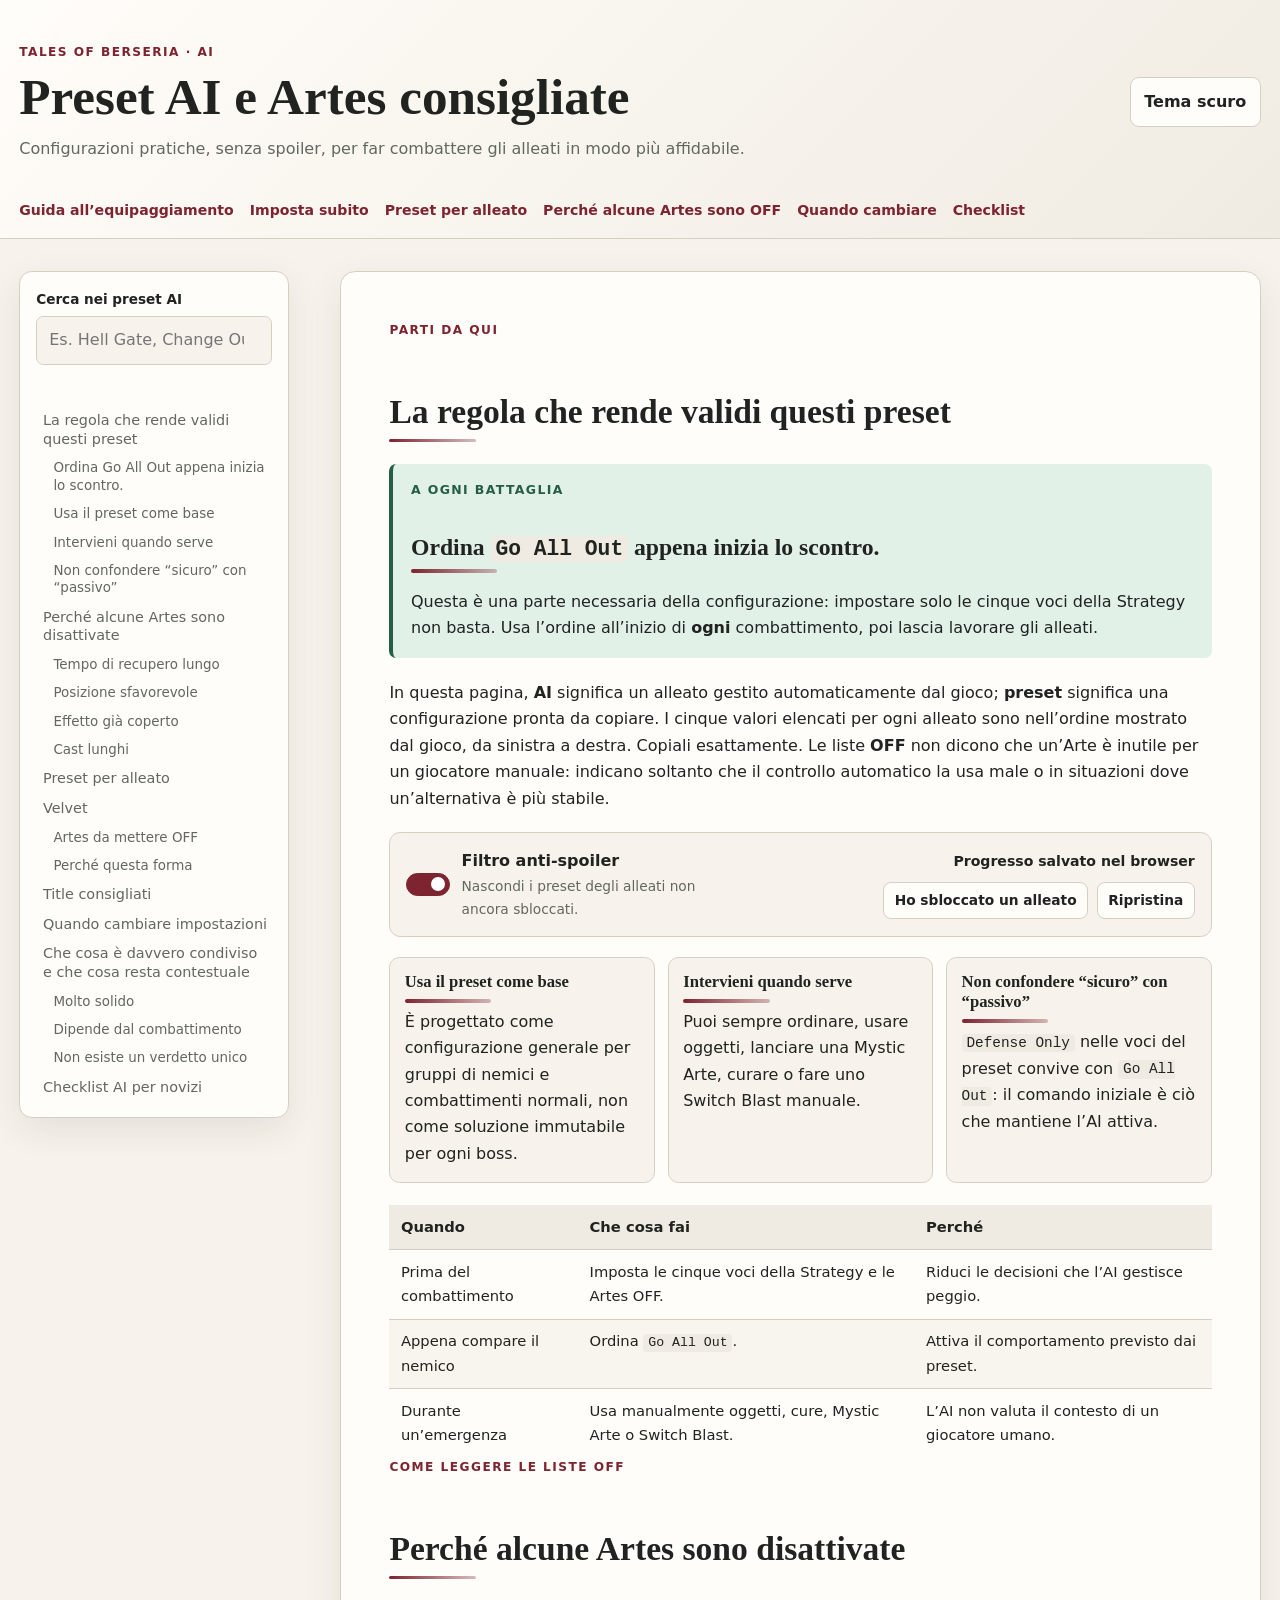
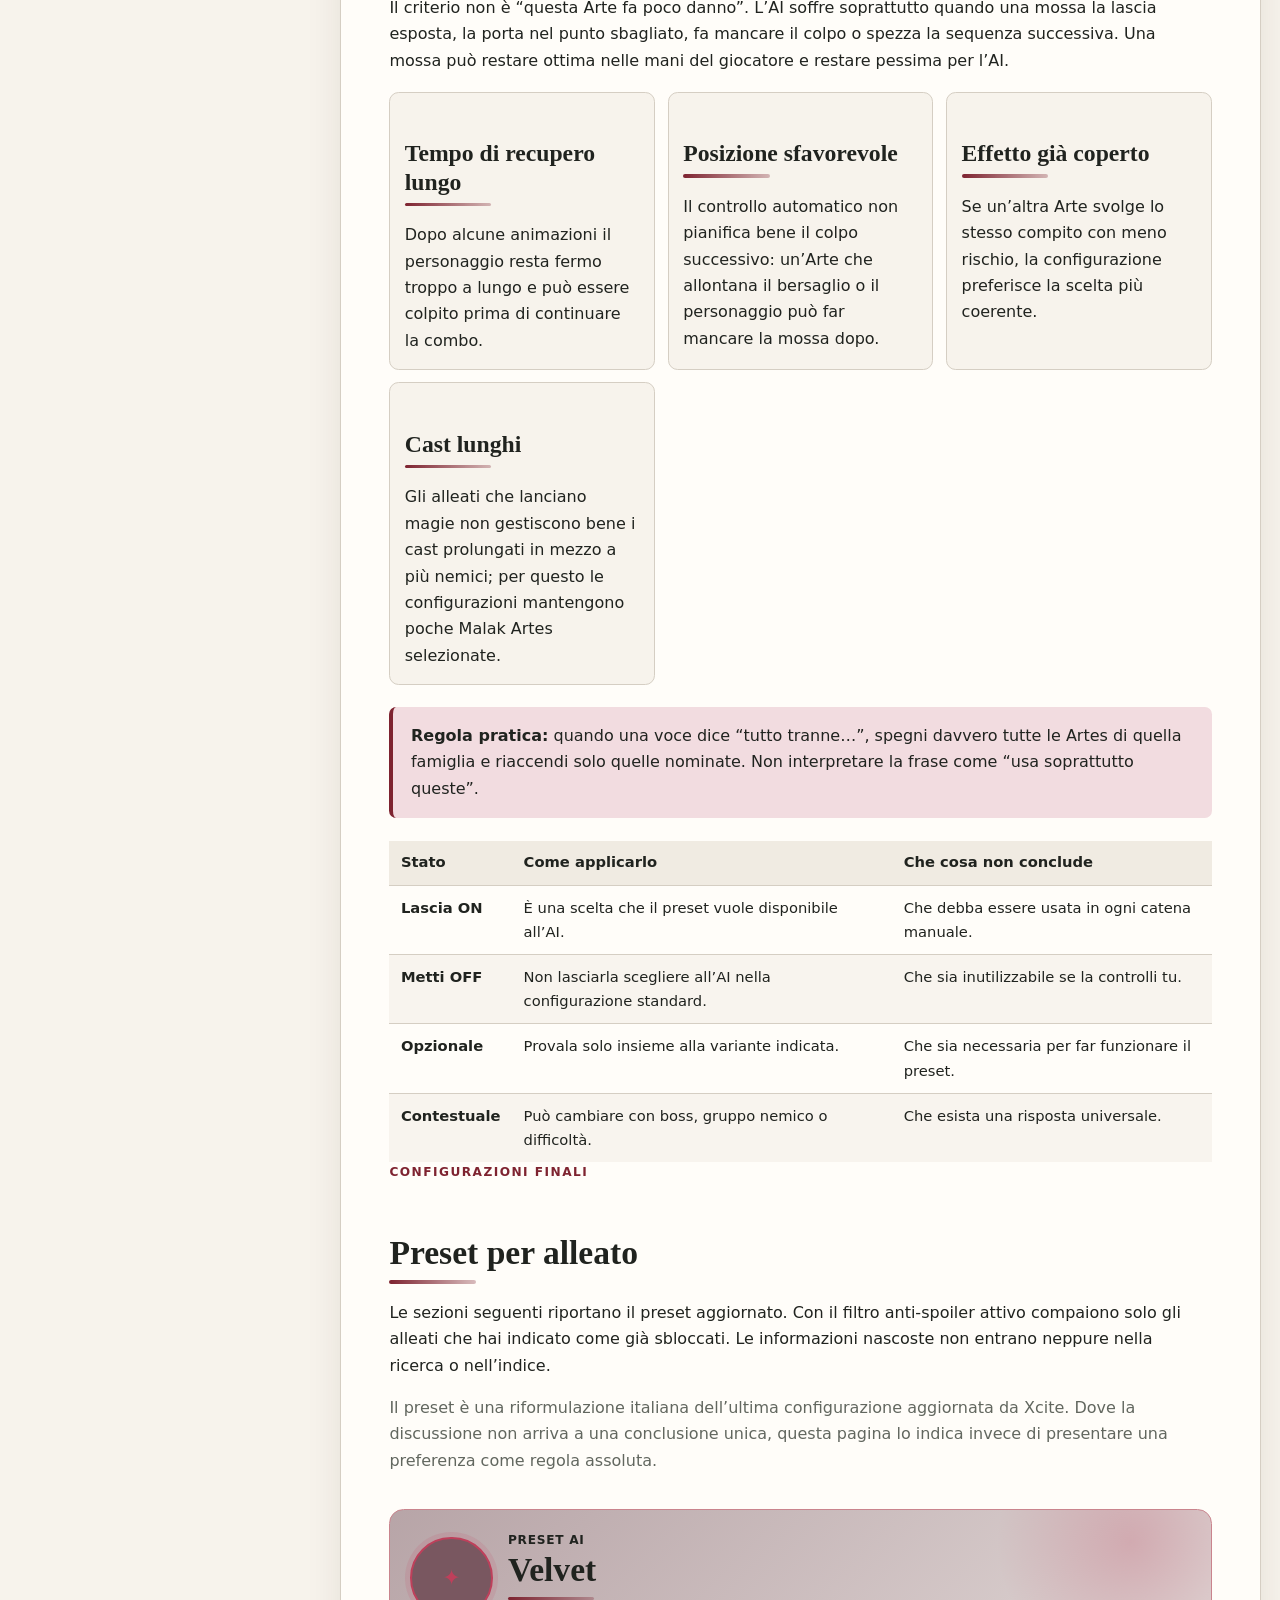
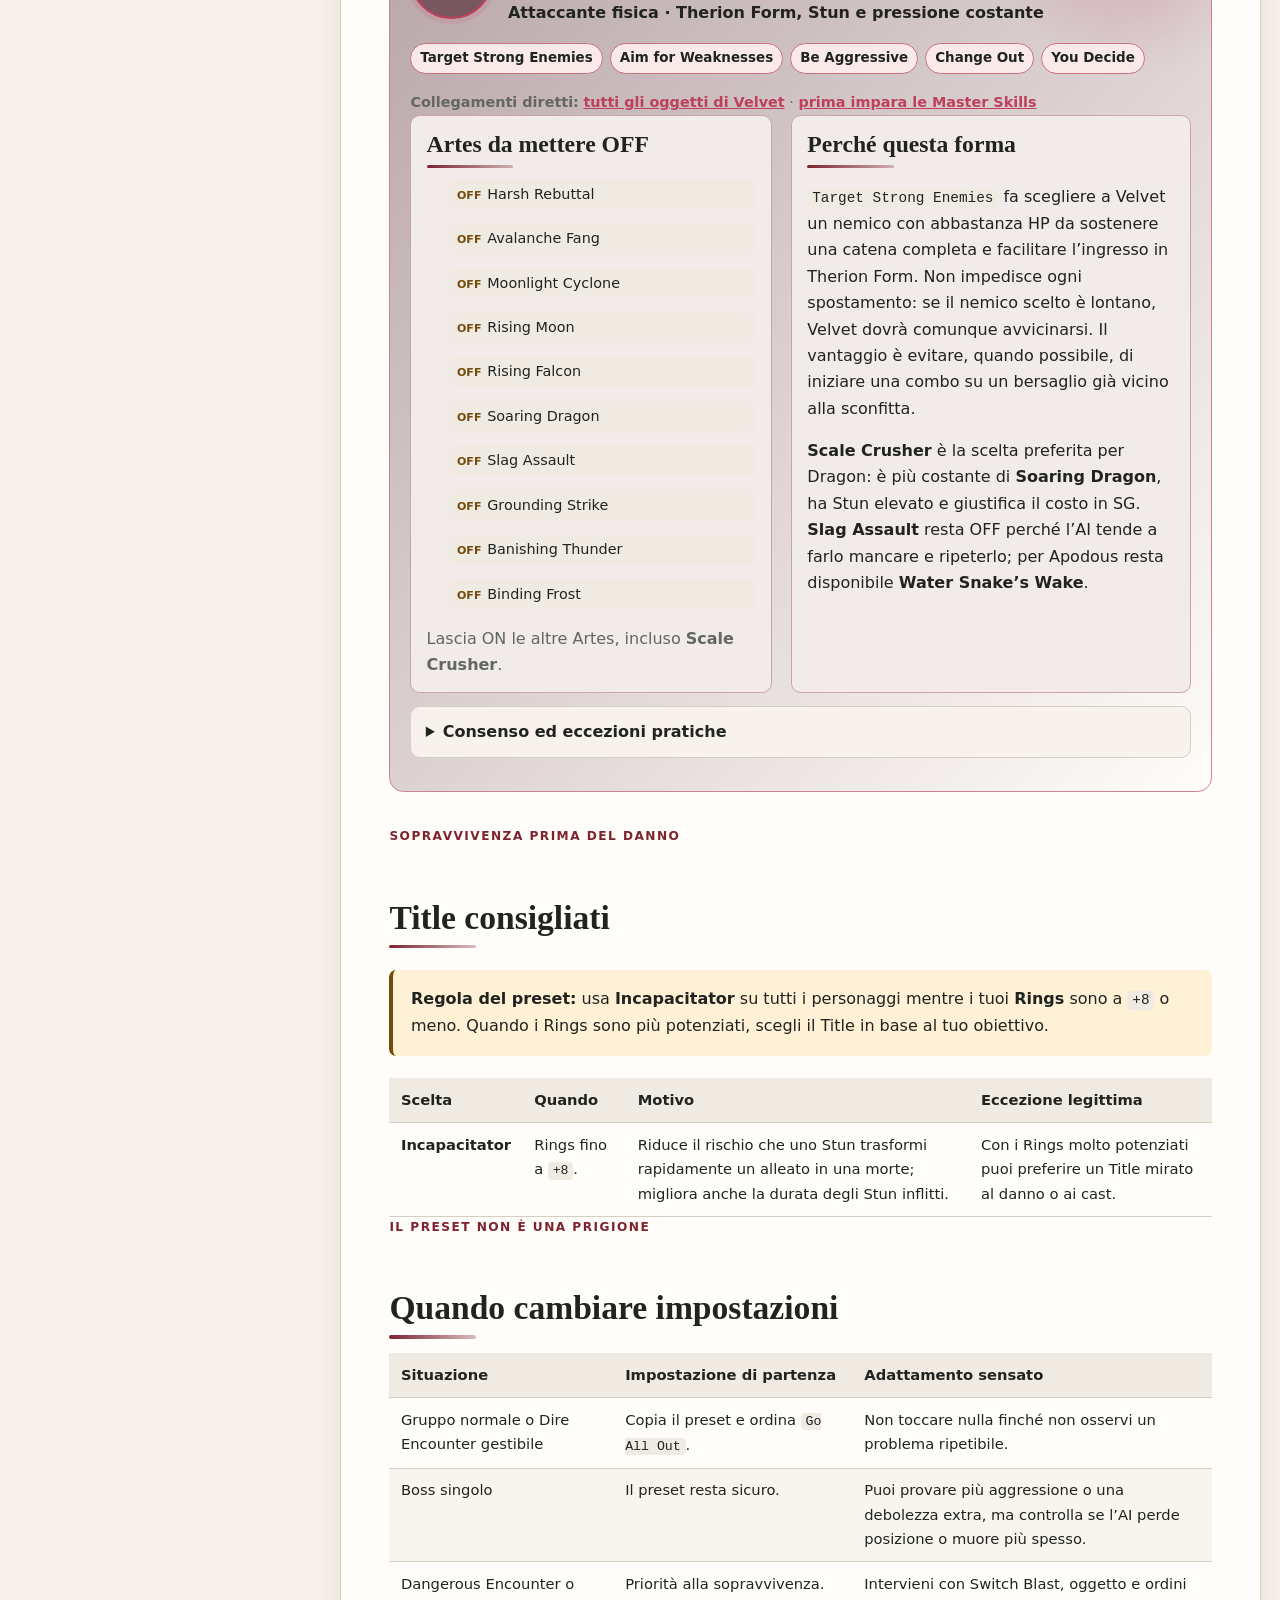
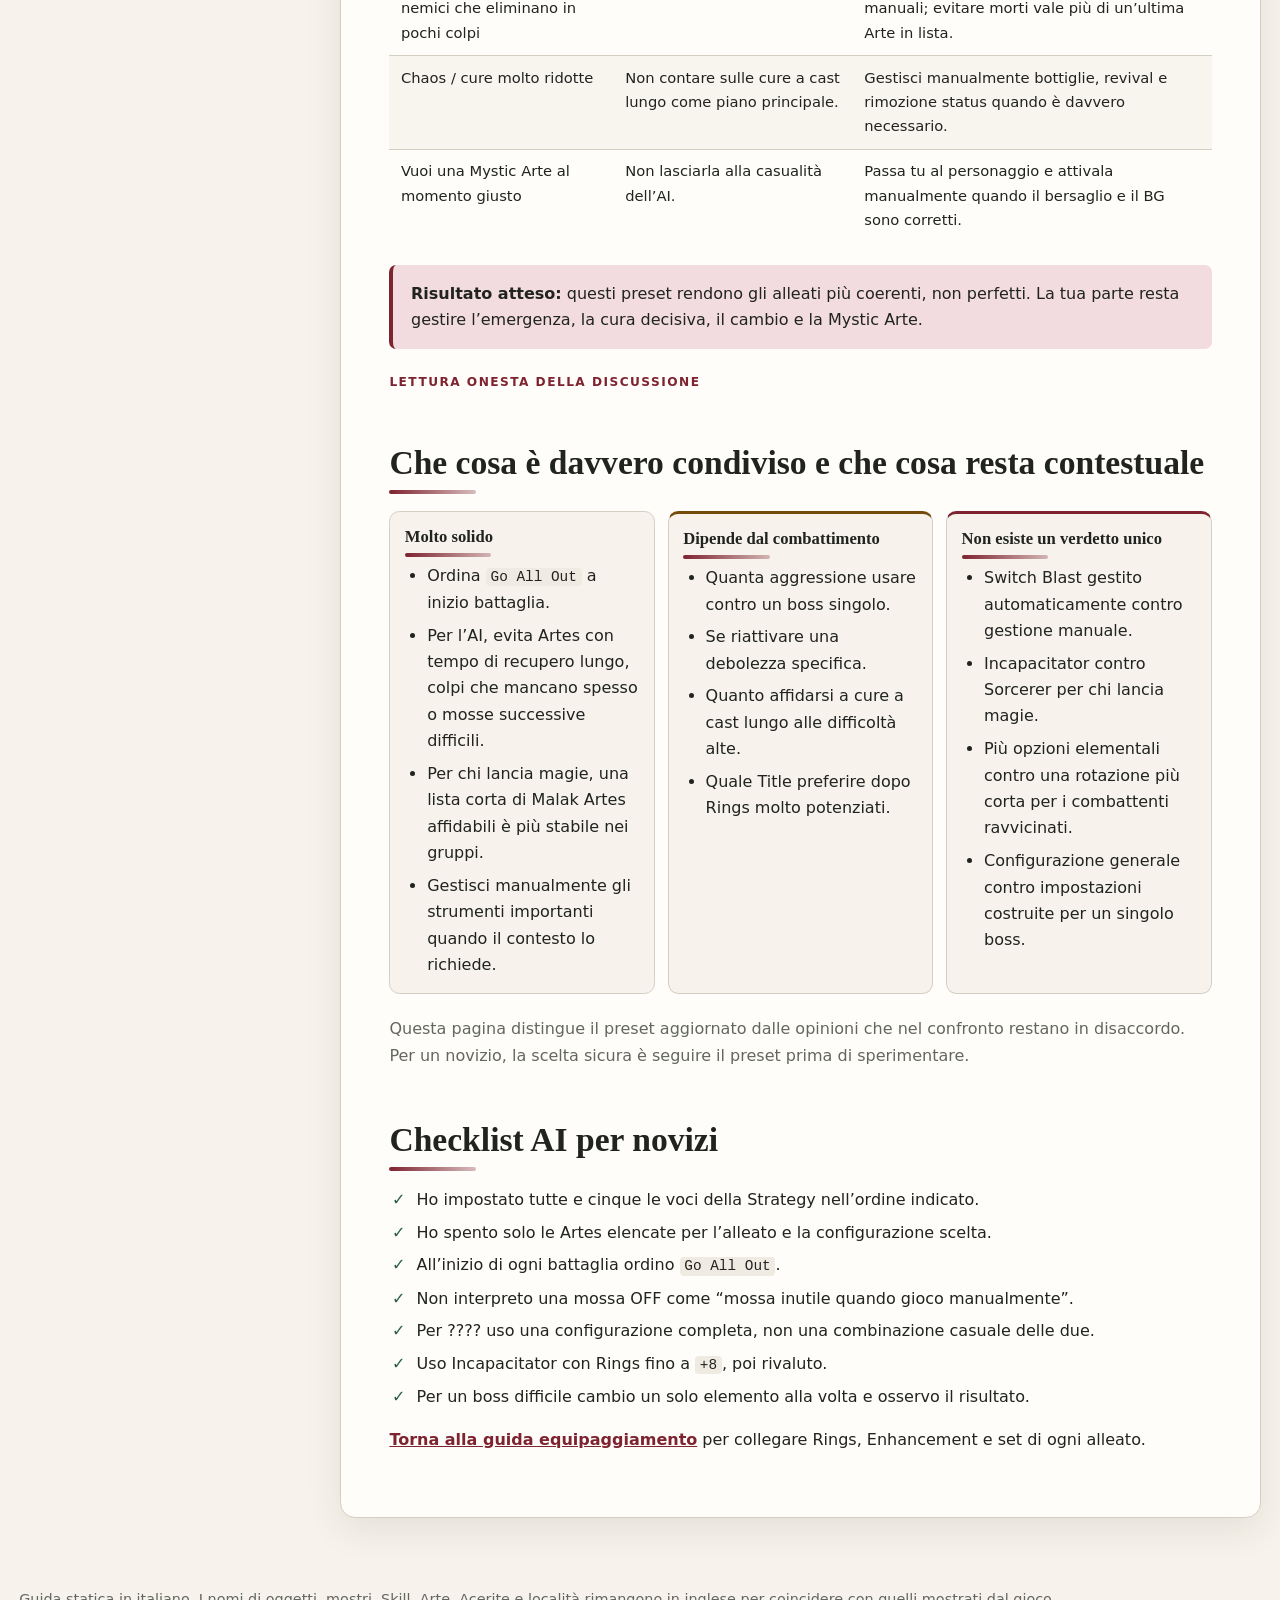
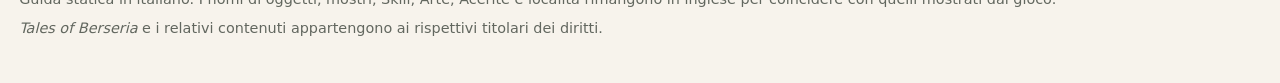
<file: site/ai.html>
<!doctype html>
<html lang="it">
<head>
    <meta charset="utf-8">
    <meta name="viewport" content="width=device-width, initial-scale=1">
    <meta name="description" content="Preset AI senza spoiler per Tales of Berseria: strategie, Artes da attivare e disattivare, motivazioni e adattamenti per i combattimenti difficili.">
    <title>Tales of Berseria — Preset AI e Artes</title>
    <script>
        document.documentElement.dataset.aiSpoiler = "on";
        document.documentElement.dataset.aiSpoilerStage = "0";

        try {
            const savedMode = window.localStorage.getItem("tob-equipment-guide-spoiler-mode");
            const savedProgress = Number(window.localStorage.getItem("tob-equipment-guide-spoiler-progress"));

            if (savedMode === "off") {
                document.documentElement.dataset.aiSpoiler = "off";
            } else if (Number.isInteger(savedProgress)) {
                document.documentElement.dataset.aiSpoilerStage = String(Math.max(0, Math.min(5, savedProgress)));
            }
        } catch (error) {
            /* Default: spoiler filter enabled at the first party stage. */
        }
    </script>
    <link rel="stylesheet" href="./assets/site.css">
</head>
<body>
    <a class="skip-link" href="#partenza">Vai ai preset AI</a>

    <header class="site-header">
        <div class="header-content">
            <div>
                <p class="eyebrow">Tales of Berseria · AI</p>
                <h1>Preset AI e Artes consigliate</h1>
                <p class="subtitle">Configurazioni pratiche, senza spoiler, per far combattere gli alleati in modo più affidabile.</p>
            </div>
            <button id="theme-toggle" class="theme-toggle" type="button" aria-label="Attiva il tema chiaro">Tema chiaro</button>
        </div>
        <div class="quick-start" aria-label="Percorsi rapidi">
            <a href="./index.html">Guida all’equipaggiamento</a>
            <a href="#partenza">Imposta subito</a>
            <a href="#preset">Preset per alleato</a>
            <a href="#decisioni">Perché alcune Artes sono OFF</a>
            <a href="#adattamenti">Quando cambiare</a>
            <a href="#checklist-ai">Checklist</a>
        </div>
    </header>

    <main class="layout">
        <aside class="sidebar" aria-label="Navigazione dei preset AI">
            <div class="sidebar-sticky">
                <label class="search-label" for="ai-search">Cerca nei preset AI</label>
                <input id="ai-search" type="search" placeholder="Es. Hell Gate, Change Out" autocomplete="off">
                <p id="ai-search-status" class="search-status" aria-live="polite"></p>
                <nav id="ai-toc" class="toc" aria-label="Indice dei preset AI"></nav>
            </div>
        </aside>

        <article id="ai-guide" class="guide ai-guide" aria-live="polite">
            <section id="partenza" class="ai-hero" data-ai-searchable>
                <p class="eyebrow">Parti da qui</p>
                <h2>La regola che rende validi questi preset</h2>
                <div class="callout success ai-go-all-out">
                    <p class="ai-callout-label">A ogni battaglia</p>
                    <h3>Ordina <code>Go All Out</code> appena inizia lo scontro.</h3>
                    <p>Questa è una parte necessaria della configurazione: impostare solo le cinque voci della Strategy non basta. Usa l’ordine all’inizio di <strong>ogni</strong> combattimento, poi lascia lavorare gli alleati.</p>
                </div>
                <p>In questa pagina, <strong>AI</strong> significa un alleato gestito automaticamente dal gioco; <strong>preset</strong> significa una configurazione pronta da copiare. I cinque valori elencati per ogni alleato sono nell’ordine mostrato dal gioco, da sinistra a destra. Copiali esattamente. Le liste <strong>OFF</strong> non dicono che un’Arte è inutile per un giocatore manuale: indicano soltanto che il controllo automatico la usa male o in situazioni dove un’alternativa è più stabile.</p>

                <div class="ai-spoiler-toolbar" role="group" aria-label="Filtro anti-spoiler">
                    <label class="spoiler-toggle" for="ai-spoiler-filter">
                        <input id="ai-spoiler-filter" type="checkbox">
                        <span class="spoiler-toggle-control" aria-hidden="true"></span>
                        <span class="spoiler-copy"><strong>Filtro anti-spoiler</strong><small>Nascondi i preset degli alleati non ancora sbloccati.</small></span>
                    </label>
                    <div class="character-progress" aria-label="Gestione del progresso senza spoiler">
                        <span class="character-progress-count">Progresso salvato nel browser</span>
                        <button class="character-action" type="button" data-ai-advance-party>Ho sbloccato un alleato</button>
                        <button class="character-action" type="button" data-ai-reset-party>Ripristina</button>
                    </div>
                </div>

                <div class="ai-rule-grid">
                    <article>
                        <h3>Usa il preset come base</h3>
                        <p>È progettato come configurazione generale per gruppi di nemici e combattimenti normali, non come soluzione immutabile per ogni boss.</p>
                    </article>
                    <article>
                        <h3>Intervieni quando serve</h3>
                        <p>Puoi sempre ordinare, usare oggetti, lanciare una Mystic Arte, curare o fare uno Switch Blast manuale.</p>
                    </article>
                    <article>
                        <h3>Non confondere “sicuro” con “passivo”</h3>
                        <p><code>Defense Only</code> nelle voci del preset convive con <code>Go All Out</code>: il comando iniziale è ciò che mantiene l’AI attiva.</p>
                    </article>
                </div>

                <table class="compact-table ai-order-table">
                    <thead><tr><th>Quando</th><th>Che cosa fai</th><th>Perché</th></tr></thead>
                    <tbody>
                        <tr><td>Prima del combattimento</td><td>Imposta le cinque voci della Strategy e le Artes OFF.</td><td>Riduci le decisioni che l’AI gestisce peggio.</td></tr>
                        <tr><td>Appena compare il nemico</td><td>Ordina <code>Go All Out</code>.</td><td>Attiva il comportamento previsto dai preset.</td></tr>
                        <tr><td>Durante un’emergenza</td><td>Usa manualmente oggetti, cure, Mystic Arte o Switch Blast.</td><td>L’AI non valuta il contesto di un giocatore umano.</td></tr>
                    </tbody>
                </table>
            </section>

            <section id="decisioni" data-ai-searchable>
                <p class="kicker">Come leggere le liste OFF</p>
                <h2>Perché alcune Artes sono disattivate</h2>
                <p>Il criterio non è “questa Arte fa poco danno”. L’AI soffre soprattutto quando una mossa la lascia esposta, la porta nel punto sbagliato, fa mancare il colpo o spezza la sequenza successiva. Una mossa può restare ottima nelle mani del giocatore e restare pessima per l’AI.</p>
                <div class="cards ai-reason-cards">
                    <article class="card"><h3>Tempo di recupero lungo</h3><p>Dopo alcune animazioni il personaggio resta fermo troppo a lungo e può essere colpito prima di continuare la combo.</p></article>
                    <article class="card"><h3>Posizione sfavorevole</h3><p>Il controllo automatico non pianifica bene il colpo successivo: un’Arte che allontana il bersaglio o il personaggio può far mancare la mossa dopo.</p></article>
                    <article class="card"><h3>Effetto già coperto</h3><p>Se un’altra Arte svolge lo stesso compito con meno rischio, la configurazione preferisce la scelta più coerente.</p></article>
                    <article class="card"><h3>Cast lunghi</h3><p>Gli alleati che lanciano magie non gestiscono bene i cast prolungati in mezzo a più nemici; per questo le configurazioni mantengono poche Malak Artes selezionate.</p></article>
                </div>
                <div class="callout info">
                    <p><strong>Regola pratica:</strong> quando una voce dice “tutto tranne…”, spegni davvero tutte le Artes di quella famiglia e riaccendi solo quelle nominate. Non interpretare la frase come “usa soprattutto queste”.</p>
                </div>
                <table class="wide-table">
                    <thead><tr><th>Stato</th><th>Come applicarlo</th><th>Che cosa non conclude</th></tr></thead>
                    <tbody>
                        <tr><td><strong>Lascia ON</strong></td><td>È una scelta che il preset vuole disponibile all’AI.</td><td>Che debba essere usata in ogni catena manuale.</td></tr>
                        <tr><td><strong>Metti OFF</strong></td><td>Non lasciarla scegliere all’AI nella configurazione standard.</td><td>Che sia inutilizzabile se la controlli tu.</td></tr>
                        <tr><td><strong>Opzionale</strong></td><td>Provala solo insieme alla variante indicata.</td><td>Che sia necessaria per far funzionare il preset.</td></tr>
                        <tr><td><strong>Contestuale</strong></td><td>Può cambiare con boss, gruppo nemico o difficoltà.</td><td>Che esista una risposta universale.</td></tr>
                    </tbody>
                </table>
            </section>

            <section id="preset" class="ai-preset-overview" data-ai-searchable>
                <p class="kicker">Configurazioni finali</p>
                <h2>Preset per alleato</h2>
                <p>Le sezioni seguenti riportano il preset aggiornato. Con il filtro anti-spoiler attivo compaiono solo gli alleati che hai indicato come già sbloccati. Le informazioni nascoste non entrano neppure nella ricerca o nell’indice.</p>
                <p class="muted">Il preset è una riformulazione italiana dell’ultima configurazione aggiornata da Xcite. Dove la discussione non arriva a una conclusione unica, questa pagina lo indica invece di presentare una preferenza come regola assoluta.</p>
            </section>

            <section id="ai-velvet" class="ai-character-preset tone-velvet" data-member-id="velvet" data-spoiler-stage="0" data-ai-searchable>
                <div class="ai-character-identity" data-member-id="velvet"><div class="ai-character-portrait" aria-hidden="true"></div><div><p class="character-kicker">Preset AI</p><h2>Velvet</h2><p class="character-role">Attaccante fisica · Therion Form, Stun e pressione costante</p></div></div>
                <div class="ai-setting-row" aria-label="Strategy di Velvet"><span>Target Strong Enemies</span><span>Aim for Weaknesses</span><span>Be Aggressive</span><span>Change Out</span><span>You Decide</span></div>
                <p class="ai-equipment-link"><strong>Collegamenti diretti:</strong> <a href="./index.html?character=Velvet#catalogo">tutti gli oggetti di Velvet</a> · <a href="./index.html#master-skill">prima impara le Master Skills</a></p>
                <div class="ai-preset-columns">
                    <div>
                        <h3>Artes da mettere OFF</h3>
                        <ul class="ai-skill-list off"><li>Harsh Rebuttal</li><li>Avalanche Fang</li><li>Moonlight Cyclone</li><li>Rising Moon</li><li>Rising Falcon</li><li>Soaring Dragon</li><li>Slag Assault</li><li>Grounding Strike</li><li>Banishing Thunder</li><li>Binding Frost</li></ul>
                        <p class="muted">Lascia ON le altre Artes, incluso <strong>Scale Crusher</strong>.</p>
                    </div>
                    <div>
                        <h3>Perché questa forma</h3>
                        <p><code>Target Strong Enemies</code> fa scegliere a Velvet un nemico con abbastanza HP da sostenere una catena completa e facilitare l’ingresso in Therion Form. Non impedisce ogni spostamento: se il nemico scelto è lontano, Velvet dovrà comunque avvicinarsi. Il vantaggio è evitare, quando possibile, di iniziare una combo su un bersaglio già vicino alla sconfitta.</p>
                        <p><strong>Scale Crusher</strong> è la scelta preferita per Dragon: è più costante di <strong>Soaring Dragon</strong>, ha Stun elevato e giustifica il costo in SG. <strong>Slag Assault</strong> resta OFF perché l’AI tende a farlo mancare e ripeterlo; per Apodous resta disponibile <strong>Water Snake’s Wake</strong>.</p>
                    </div>
                </div>
                <details><summary>Consenso ed eccezioni pratiche</summary><p>La lista finale privilegia affidabilità dell’AI. Una versione precedente aveva riattivato <strong>Harsh Rebuttal</strong> per coprire i nemici Demihuman, ma il preset finale lo spegne: qui prevale l’ultima lista completa. Se controlli Velvet manualmente, alcune Artes OFF possono diventare situazionali; non riattivarle solo perché sono utili al giocatore.</p></details>
            </section>

            <section id="ai-rokurou" class="ai-character-preset tone-rokurou" data-member-id="rokurou" data-spoiler-stage="1" data-ai-searchable>
                <div class="ai-character-identity" data-member-id="rokurou"><div class="ai-character-portrait" aria-hidden="true"></div><div><p class="character-kicker">Preset AI</p><h2>Rokurou</h2><p class="character-role">Duellante fisico · Souls, counter e uso delle debolezze</p></div></div>
                <div class="ai-setting-row" aria-label="Strategy di Rokurou"><span>Target Enemy with Most Souls</span><span>Aim for Weaknesses</span><span>Defense Only</span><span>Change Out</span><span>You Decide</span></div>
                <p class="ai-equipment-link"><strong>Collegamenti diretti:</strong> <a href="./index.html?character=Rokurou#catalogo">tutti gli oggetti di Rokurou</a> · <a href="./index.html#master-skill">prima impara le Master Skills</a></p>
                <div class="ai-preset-columns">
                    <div>
                        <h3>Artes da mettere OFF</h3>
                        <ul class="ai-skill-list off"><li>Crimson Flash</li><li>Jade Wave</li><li>Armor Crusher</li><li>Double Haze</li><li>Orochi’s Fury</li><li>Form 1: Fire Burst</li><li>Form 2: Imbue Earth</li><li>Form 5: Scatterburst</li><li>Form 6: Dark Vortex</li><li>Form 7: Rapid Bolt</li></ul>
                        <p class="muted">Lascia ON tutte le altre Artes non elencate.</p>
                    </div>
                    <div>
                        <h3>Perché questa forma</h3>
                        <p>Rokurou deve sfruttare le debolezze senza inseguire continuamente posizioni sfavorevoli. La lista riduce le Forms e le Artes che fanno perdere tempo, spezzano la distanza o producono sequel poco affidabili per l’AI.</p>
                        <p>Il punto non è eliminare ogni opzione elementale: è conservare quelle che l’AI concatena con maggior costanza. Contro un singolo boss puoi sperimentare più opzioni per colpire le debolezze, ma nei gruppi il preset difensivo è la scelta più stabile.</p>
                    </div>
                </div>
                <details><summary>Consenso ed eccezioni pratiche</summary><p>Questa è una delle aree più discusse: più Artes possono aumentare le opzioni contro le debolezze, ma la discussione riconosce che l’AI può usarle in ordine sbagliato. Il preset sceglie consistenza nei gruppi; per un boss singolo il giocatore può riaprire un’Arte utile contro una debolezza e verificare il risultato.</p></details>
            </section>

            <section id="ai-magilou" class="ai-character-preset tone-magilou" data-member-id="magilou" data-spoiler-stage="4" data-ai-searchable>
                <div class="ai-character-identity" data-member-id="magilou"><div class="ai-character-portrait" aria-hidden="true"></div><div><p class="character-kicker">Preset AI</p><h2>Magilou</h2><p class="character-role">Maga a distanza · rotazione corta e cast affidabili</p></div></div>
                <div class="ai-setting-row" aria-label="Strategy di Magilou"><span>Target Multiple Enemies</span><span>Engage at Range</span><span>Defense Only</span><span>Change Out</span><span>For Attacking</span></div>
                <p class="ai-equipment-link"><strong>Collegamenti diretti:</strong> <a href="./index.html?character=Magilou#catalogo">tutti gli oggetti di Magilou</a> · <a href="./index.html#master-skill">prima impara le Master Skills</a></p>
                <div class="ai-preset-columns">
                    <div>
                        <h3>Malak Artes da lasciare ON</h3>
                        <ul class="ai-skill-list on"><li>Aqua Split</li><li>Blood Moon</li><li><span>Opzionale:</span> Crown Fire</li></ul>
                        <p class="muted">Metti OFF tutte le altre <strong>Malak Artes</strong>. Il preset finale non impone una nuova blacklist generale per le Hidden Artes.</p>
                    </div>
                    <div>
                        <h3>Perché questa forma</h3>
                        <p>Il controllo automatico di chi lancia magie è meno affidabile con i cast lunghi in combattimenti caotici. Ridurre il set evita che Magilou resti bloccata su una magia interrotta o scelga una risposta lenta quando serve spostarsi.</p>
                        <p><strong>Crown Fire</strong> è una scelta facoltativa: testala nel tuo set invece di considerarla parte obbligatoria del preset.</p>
                    </div>
                </div>
                <details><summary>Consenso ed eccezioni pratiche</summary><p>Il principio più condiviso è mantenere poche magie che l’AI può lanciare con affidabilità. Il valore di <strong>Aqua Split</strong> e <strong>Blood Moon</strong> dipende comunque dalla situazione: qui restano ON perché fanno parte del preset aggiornato, non perché siano universalmente le migliori magie manuali.</p></details>
            </section>

            <section id="ai-laphicet" class="ai-character-preset tone-laphicet" data-member-id="laphicet" data-spoiler-stage="2" data-ai-searchable>
                <div class="ai-character-identity" data-member-id="laphicet"><div class="ai-character-portrait" aria-hidden="true"></div><div><p class="character-kicker">Preset AI</p><h2>Laphicet</h2><p class="character-role">Mago di supporto · Divide Pain e magie selezionate</p></div></div>
                <div class="ai-setting-row" aria-label="Strategy di Laphicet"><span>Target Multiple Enemies</span><span>Engage at Range</span><span>Defense Only</span><span>Change Out</span><span>For Attacking</span></div>
                <p class="ai-equipment-link"><strong>Collegamenti diretti:</strong> <a href="./index.html?character=Laphicet#catalogo">tutti gli oggetti di Laphicet</a> · <a href="./index.html#master-skill">prima impara le Master Skills</a></p>
                <div class="ai-preset-columns">
                    <div>
                        <h3>Malak Artes da lasciare ON</h3>
                        <ul class="ai-skill-list on"><li>Kaleidos Ray</li><li>Blessed Drops</li><li>Void Mire</li><li>Dark Fangs</li></ul>
                        <p class="muted">Metti OFF tutte le altre <strong>Malak Artes</strong>. Non inventare una blacklist per Hidden Artes: l’aggiornamento finale non ne aggiunge una.</p>
                    </div>
                    <div>
                        <h3>Perché questa forma</h3>
                        <p>Il set limita la scelta dell’AI a poche magie già considerate affidabili nel suo ruolo. In gruppi con molti bersagli l’obiettivo è farlo restare a distanza e lanciare, non farlo alternare continuamente magie lunghe e posizionamento.</p>
                        <p><strong>Blessed Drops</strong> è incluso nella lista finale: non spegnerlo soltanto perché le cure possono essere deboli alle difficoltà più alte.</p>
                    </div>
                </div>
                <details><summary>Titolo: Incapacitator o Sorcerer?</summary><p><strong>Incapacitator</strong> è la scelta del preset finché i Rings sono <code>+8</code> o inferiori. Esiste una valida obiezione: <strong>Sorcerer</strong> può migliorare molto i Void cast e farlo dominare un incontro. Il compromesso è semplice: Incapacitator per equilibrio e sicurezza del gruppo; Sorcerer se cerchi deliberatamente più pressione da Laphicet e accetti il rischio.</p></details>
            </section>

            <section id="ai-eizen" class="ai-character-preset tone-eizen" data-member-id="eizen" data-spoiler-stage="3" data-ai-searchable>
                <div class="ai-character-identity" data-member-id="eizen"><div class="ai-character-portrait" aria-hidden="true"></div><div><p class="character-kicker">Preset AI</p><h2>Eizen</h2><p class="character-role">Combattente flessibile · Fist Bruiser prima, Wind Master dopo</p></div></div>
                <div class="ai-build-switcher" aria-label="Configurazioni di Eizen"><a href="#eizen-fist">Configurazione 1 · Fist Bruiser</a><a href="#eizen-wind">Configurazione 2 · Wind Master</a></div>
                <div id="eizen-fist" class="ai-build-block">
                    <h3>Configurazione 1: Fist Bruiser</h3>
                    <div class="ai-setting-row"><span>Target Nearby Enemies</span><span>Balanced</span><span>Defense Only</span><span>Change Out</span><span>For Attacking</span></div>
                <p class="ai-equipment-link"><strong>Collegamenti diretti:</strong> <a href="./index.html?character=Eizen#catalogo">tutti gli oggetti di Eizen</a> · <a href="./index.html#master-skill">prima impara le Master Skills</a></p>
                    <div class="ai-preset-columns">
                        <div><h4>Artes da mettere OFF</h4><p><strong>Martial Artes:</strong> Verdict, Tempo, Eleventh Hour, Clear Path, Lighthouse, Deceiving Pummel.</p><p><strong>Malak Artes:</strong> tutte tranne <strong>Flash Step</strong> e <strong>Stone Lance</strong>.</p></div>
                        <div><h4>Quando usarla</h4><p>Usala finché non hai tutte le Artes della Configurazione 2. È la scelta ravvicinata: più semplice da applicare durante la storia e più pronta prima del set completo.</p></div>
                    </div>
                </div>
                <div id="eizen-wind" class="ai-build-block">
                    <h3>Configurazione 2: Wind Master</h3>
                    <div class="ai-setting-row"><span>Target Multiple Enemies</span><span>Fast Attacks</span><span>Defense Only</span><span>Change Out</span><span>For Attacking</span></div>
                    <div class="ai-preset-columns">
                        <div><h4>Artes da lasciare ON</h4><p><strong>Martial Artes:</strong> solo <strong>Coercion</strong> e <strong>Last Throes</strong>.</p><p><strong>Malak Artes:</strong> solo <strong>Stone Lance</strong> e <strong>Hell Gate</strong>.</p></div>
                        <div><h4>Quando usarla</h4><p>Passa qui dopo aver sbloccato <strong>Coercion</strong>, <strong>Last Throes</strong>, <strong>Stone Lance</strong> e <strong>Hell Gate</strong>. Questa è la configurazione preferita nella fase finale: combatte da media/lunga distanza e sfrutta <strong>Hell Gate</strong> a fine combo con cast molto rapido.</p></div>
                    </div>
                </div>
                <details><summary>Consenso ed eccezioni pratiche</summary><p>Le due configurazioni sono entrambe considerate valide, ma la preferenza finale è Wind Master quando il set è disponibile. Non mescolare a metà le due blacklist: scegli una configurazione intera, applicala e poi valuta il risultato.</p></details>
            </section>

            <section id="ai-eleanor" class="ai-character-preset tone-eleanor" data-member-id="eleanor" data-spoiler-stage="5" data-ai-searchable>
                <div class="ai-character-identity" data-member-id="eleanor"><div class="ai-character-portrait" aria-hidden="true"></div><div><p class="character-kicker">Preset AI</p><h2>Eleanor</h2><p class="character-role">Combattente ibrida · lancia e magie a distanza ravvicinata</p></div></div>
                <div class="ai-setting-row" aria-label="Strategy di Eleanor"><span>Target Nearby Enemies</span><span>Close Combat</span><span>Defense Only</span><span>Change Out</span><span>For Attacking</span></div>
                <p class="ai-equipment-link"><strong>Collegamenti diretti:</strong> <a href="./index.html?character=Eleanor#catalogo">tutti gli oggetti di Eleanor</a> · <a href="./index.html#master-skill">prima impara le Master Skills</a></p>
                <div class="ai-preset-columns">
                    <div>
                        <h3>Artes da mettere OFF</h3>
                        <p><strong>Martial Artes:</strong> Vanguard, Double Rush, Skewering Spear, Cleansing Lance.</p>
                        <p><strong>Malak Artes:</strong> tutte tranne <strong>Flame Beast</strong> e <strong>Maelstrom</strong>.</p>
                    </div>
                    <div>
                        <h3>Perché questa forma</h3>
                        <p><code>Target Nearby Enemies</code> limita la corsa e i continui cambi di bersaglio. Questo è importante per un combattente ravvicinato: inseguire gruppi diversi fa perdere tempo prima ancora di iniziare la combo.</p>
                        <p><strong>Skewering Spear</strong> è un esempio classico di Arte che può lasciare il bersaglio nella distanza sbagliata per l’azione dopo; per l’AI il rischio supera il vantaggio.</p>
                    </div>
                </div>
                <details><summary>Consenso ed eccezioni pratiche</summary><p>La discussione riconosce che alcune delle Artes escluse possono avere valore manuale o contro un nemico preciso. Il preset conserva però una rotazione corta perché l’AI non programma bene i mossa successiva dopo spinte e riposizionamenti.</p></details>
            </section>

            <section id="titles" data-ai-searchable>
                <p class="kicker">Sopravvivenza prima del danno</p>
                <h2>Title consigliati</h2>
                <div class="callout warning">
                    <p><strong>Regola del preset:</strong> usa <strong>Incapacitator</strong> su tutti i personaggi mentre i tuoi <strong>Rings</strong> sono a <code>+8</code> o meno. Quando i Rings sono più potenziati, scegli il Title in base al tuo obiettivo.</p>
                </div>
                <table class="wide-table">
                    <thead><tr><th>Scelta</th><th>Quando</th><th>Motivo</th><th>Eccezione legittima</th></tr></thead>
                    <tbody>
                        <tr><td><strong>Incapacitator</strong></td><td>Rings fino a <code>+8</code>.</td><td>Riduce il rischio che uno Stun trasformi rapidamente un alleato in una morte; migliora anche la durata degli Stun inflitti.</td><td>Con i Rings molto potenziati puoi preferire un Title mirato al danno o ai cast.</td></tr>
                        <tr data-spoiler-stage="2"><td><strong>Sorcerer</strong></td><td>Quando vuoi privilegiare cast Void più rapidi.</td><td>Può aumentare molto il contributo offensivo di chi lancia magie.</td><td>Può concentrare troppo controllo e Souls su un solo alleato; non è il preset prudente del gruppo.</td></tr>
                    </tbody>
                </table>
            </section>

            <section id="adattamenti" data-ai-searchable>
                <p class="kicker">Il preset non è una prigione</p>
                <h2>Quando cambiare impostazioni</h2>
                <table class="wide-table">
                    <thead><tr><th>Situazione</th><th>Impostazione di partenza</th><th>Adattamento sensato</th></tr></thead>
                    <tbody>
                        <tr><td>Gruppo normale o Dire Encounter gestibile</td><td>Copia il preset e ordina <code>Go All Out</code>.</td><td>Non toccare nulla finché non osservi un problema ripetibile.</td></tr>
                        <tr><td>Boss singolo</td><td>Il preset resta sicuro.</td><td>Puoi provare più aggressione o una debolezza extra, ma controlla se l’AI perde posizione o muore più spesso.</td></tr>
                        <tr><td>Dangerous Encounter o nemici che eliminano in pochi colpi</td><td>Priorità alla sopravvivenza.</td><td>Intervieni con Switch Blast, oggetto e ordini manuali; evitare morti vale più di un’ultima Arte in lista.</td></tr>
                        <tr><td>Chaos / cure molto ridotte</td><td>Non contare sulle cure a cast lungo come piano principale.</td><td>Gestisci manualmente bottiglie, revival e rimozione status quando è davvero necessario.</td></tr>
                        <tr><td>Vuoi una Mystic Arte al momento giusto</td><td>Non lasciarla alla casualità dell’AI.</td><td>Passa tu al personaggio e attivala manualmente quando il bersaglio e il BG sono corretti.</td></tr>
                    </tbody>
                </table>
                <div class="callout info"><p><strong>Risultato atteso:</strong> questi preset rendono gli alleati più coerenti, non perfetti. La tua parte resta gestire l’emergenza, la cura decisiva, il cambio e la Mystic Arte.</p></div>
            </section>

            <section id="consenso" data-ai-searchable>
                <p class="kicker">Lettura onesta della discussione</p>
                <h2>Che cosa è davvero condiviso e che cosa resta contestuale</h2>
                <div class="ai-consensus-grid">
                    <article class="ai-consensus strong"><h3>Molto solido</h3><ul><li>Ordina <code>Go All Out</code> a inizio battaglia.</li><li>Per l’AI, evita Artes con tempo di recupero lungo, colpi che mancano spesso o mosse successive difficili.</li><li>Per chi lancia magie, una lista corta di Malak Artes affidabili è più stabile nei gruppi.</li><li>Gestisci manualmente gli strumenti importanti quando il contesto lo richiede.</li></ul></article>
                    <article class="ai-consensus situational"><h3>Dipende dal combattimento</h3><ul><li>Quanta aggressione usare contro un boss singolo.</li><li>Se riattivare una debolezza specifica.</li><li>Quanto affidarsi a cure a cast lungo alle difficoltà alte.</li><li>Quale Title preferire dopo Rings molto potenziati.</li></ul></article>
                    <article class="ai-consensus disputed"><h3>Non esiste un verdetto unico</h3><ul><li>Switch Blast gestito automaticamente contro gestione manuale.</li><li>Incapacitator contro Sorcerer per chi lancia magie.</li><li>Più opzioni elementali contro una rotazione più corta per i combattenti ravvicinati.</li><li>Configurazione generale contro impostazioni costruite per un singolo boss.</li></ul></article>
                </div>
                <p class="muted">Questa pagina distingue il preset aggiornato dalle opinioni che nel confronto restano in disaccordo. Per un novizio, la scelta sicura è seguire il preset prima di sperimentare.</p>
            </section>

            <section id="checklist-ai" data-ai-searchable>
                <h2>Checklist AI per novizi</h2>
                <ul class="checklist">
                    <li>Ho impostato tutte e cinque le voci della Strategy nell’ordine indicato.</li>
                    <li>Ho spento solo le Artes elencate per l’alleato e la configurazione scelta.</li>
                    <li>All’inizio di ogni battaglia ordino <code>Go All Out</code>.</li>
                    <li>Non interpreto una mossa OFF come “mossa inutile quando gioco manualmente”.</li>
                    <li>Per Eizen uso una configurazione completa, non una combinazione casuale delle due.</li>
                    <li>Uso Incapacitator con Rings fino a <code>+8</code>, poi rivaluto.</li>
                    <li>Per un boss difficile cambio un solo elemento alla volta e osservo il risultato.</li>
                </ul>
                <p><a href="./index.html">Torna alla guida equipaggiamento</a> per collegare Rings, Enhancement e set di ogni alleato.</p>
            </section>
        </article>
    </main>

    <footer class="site-footer">
        <p>Guida statica in italiano. I nomi di oggetti, mostri, Skill, Arte, Acerite e località rimangono in inglese per coincidere con quelli mostrati dal gioco.</p>
        <p><em>Tales of Berseria</em> e i relativi contenuti appartengono ai rispettivi titolari dei diritti.</p>
    </footer>

    <script src="./assets/ai.js" defer></script>
</body>
</html>
</file>
<file: site/assets/site.css>
:root {
    color-scheme: light;
    --bg: #f7f3ec;
    --surface: #fffdf9;
    --surface-muted: #f0ebe2;
    --text: #20231f;
    --muted: #62675f;
    --line: #d5cec3;
    --accent: #7e2330;
    --accent-soft: #f2dce0;
    --accent-strong: #5f1723;
    --code-bg: #272b27;
    --code-text: #f7f4ed;
    --warning: #744b0b;
    --warning-bg: #fff1d5;
    --success: #255e45;
    --success-bg: #e1f1e8;
    --shadow: 0 12px 36px rgba(44, 35, 25, 0.09);
}

:root[data-theme="dark"] {
    color-scheme: dark;
    --bg: #171917;
    --surface: #202420;
    --surface-muted: #292e29;
    --text: #f0eee7;
    --muted: #b5b8af;
    --line: #454b45;
    --accent: #e28c9c;
    --accent-soft: #4a2930;
    --accent-strong: #f3acb8;
    --code-bg: #101210;
    --code-text: #f0eee7;
    --warning: #ffd486;
    --warning-bg: #4b3518;
    --success: #9de0bb;
    --success-bg: #1f4130;
    --shadow: 0 12px 36px rgba(0, 0, 0, 0.28);
}

* {
    box-sizing: border-box;
}

html {
    scroll-behavior: smooth;
}

body {
    margin: 0;
    min-width: 320px;
    background: var(--bg);
    color: var(--text);
    font-family: Inter, ui-sans-serif, system-ui, -apple-system, BlinkMacSystemFont, "Segoe UI", sans-serif;
    font-size: 16px;
    line-height: 1.65;
}

.skip-link {
    position: fixed;
    z-index: 10;
    top: 0.5rem;
    left: 0.5rem;
    transform: translateY(-200%);
    padding: 0.55rem 0.8rem;
    border-radius: 0.45rem;
    background: var(--accent);
    color: #fff;
    font-weight: 700;
}

.skip-link:focus {
    transform: translateY(0);
}

.site-header {
    border-bottom: 1px solid var(--line);
    background: linear-gradient(135deg, var(--surface), var(--surface-muted));
}

.header-content,
.layout,
.site-footer {
    width: min(1440px, calc(100% - 2.4rem));
    margin: 0 auto;
}

.header-content {
    display: flex;
    align-items: center;
    justify-content: space-between;
    gap: 1.5rem;
    padding: 2.6rem 0 2.3rem;
}

.eyebrow,
.kicker {
    margin: 0 0 0.25rem;
    color: var(--accent);
    font-size: 0.76rem;
    font-weight: 800;
    letter-spacing: 0.12em;
    text-transform: uppercase;
}

h1,
h2,
h3,
h4 {
    color: var(--text);
    font-family: Georgia, "Times New Roman", serif;
    line-height: 1.2;
}

h1 {
    margin: 0;
    font-size: clamp(2rem, 5vw, 3.2rem);
}

h2 {
    margin: 3rem 0 0.9rem;
    padding-top: 0.2rem;
    font-size: clamp(1.55rem, 3vw, 2.1rem);
    scroll-margin-top: 1rem;
}

h3 {
    margin: 2rem 0 0.65rem;
    font-size: clamp(1.2rem, 2vw, 1.48rem);
    scroll-margin-top: 1rem;
}

h4 {
    margin: 1.35rem 0 0.45rem;
    font-size: 1.08rem;
    scroll-margin-top: 1rem;
}

.subtitle {
    max-width: 52rem;
    margin: 0.55rem 0 0;
    color: var(--muted);
}

.theme-toggle {
    flex: 0 0 auto;
    cursor: pointer;
    padding: 0.65rem 0.85rem;
    border: 1px solid var(--line);
    border-radius: 0.55rem;
    background: var(--surface);
    color: var(--text);
    font: inherit;
    font-weight: 700;
}

.theme-toggle:hover,
.theme-toggle:focus-visible {
    border-color: var(--accent);
    color: var(--accent);
}

.layout {
    display: grid;
    grid-template-columns: minmax(205px, 270px) minmax(0, 1fr);
    gap: clamp(1.5rem, 4vw, 4rem);
    align-items: start;
    padding: 2rem 0 4rem;
}

.sidebar-sticky {
    position: sticky;
    top: 1rem;
    max-height: calc(100vh - 2rem);
    overflow: auto;
    padding: 1rem;
    border: 1px solid var(--line);
    border-radius: 0.8rem;
    background: var(--surface);
    box-shadow: var(--shadow);
}

.search-label {
    display: block;
    margin-bottom: 0.3rem;
    font-size: 0.85rem;
    font-weight: 800;
}

input[type="search"] {
    width: 100%;
    padding: 0.65rem 0.75rem;
    border: 1px solid var(--line);
    border-radius: 0.45rem;
    background: var(--bg);
    color: var(--text);
    font: inherit;
}

input[type="search"]:focus {
    outline: 2px solid var(--accent);
    outline-offset: 1px;
}

.search-status {
    min-height: 1.4rem;
    margin: 0.5rem 0 0;
    color: var(--muted);
    font-size: 0.82rem;
}

.toc {
    display: grid;
    gap: 0.18rem;
    margin-top: 0.75rem;
}

.toc a {
    padding: 0.25rem 0.3rem;
    border-left: 2px solid transparent;
    color: var(--muted);
    font-size: 0.9rem;
    line-height: 1.3;
    text-decoration: none;
}

.toc a:hover,
.toc a:focus-visible {
    border-left-color: var(--accent);
    color: var(--accent);
}

.toc-level-3 {
    margin-left: 0.65rem;
    font-size: 0.84rem !important;
}

.toc-level-4 {
    display: none;
}

.guide {
    min-width: 0;
    padding: clamp(1.2rem, 4vw, 3rem);
    border: 1px solid var(--line);
    border-radius: 0.95rem;
    background: var(--surface);
    box-shadow: var(--shadow);
}

.guide > :first-child {
    margin-top: 0;
}

.guide p,
.guide li {
    max-width: 83ch;
}

.guide a {
    color: var(--accent);
    font-weight: 700;
}

.guide ul,
.guide ol {
    padding-left: 1.4rem;
}

.guide li + li {
    margin-top: 0.4rem;
}

.lead {
    max-width: 77ch;
    margin: 0.2rem 0 1.5rem;
    color: var(--muted);
    font-size: 1.08rem;
}

.callout {
    margin: 1.4rem 0;
    padding: 1rem 1.1rem;
    border-left: 4px solid var(--accent);
    border-radius: 0.45rem;
    background: var(--accent-soft);
}

.callout > :first-child {
    margin-top: 0;
}

.callout > :last-child {
    margin-bottom: 0;
}

.callout.success {
    border-left-color: var(--success);
    background: var(--success-bg);
}

.callout.warning {
    border-left-color: var(--warning);
    background: var(--warning-bg);
}

.cards {
    display: grid;
    grid-template-columns: repeat(auto-fit, minmax(220px, 1fr));
    gap: 0.8rem;
    margin: 1.1rem 0;
}

.card {
    padding: 0.9rem;
    border: 1px solid var(--line);
    border-radius: 0.6rem;
    background: var(--bg);
}

.card h4 {
    margin-top: 0;
}

.card p {
    margin-bottom: 0;
}

.table-wrap {
    width: 100%;
    margin: 1.1rem 0 1.4rem;
    overflow-x: auto;
    border: 1px solid var(--line);
    border-radius: 0.6rem;
}

table {
    width: 100%;
    min-width: 580px;
    border-collapse: collapse;
    font-size: 0.92rem;
}

caption {
    padding: 0.75rem 0.9rem;
    text-align: left;
    color: var(--muted);
    font-weight: 700;
}

th,
td {
    padding: 0.62rem 0.72rem;
    border-bottom: 1px solid var(--line);
    text-align: left;
    vertical-align: top;
}

th {
    background: var(--surface-muted);
    color: var(--text);
    font-weight: 800;
}

tbody tr:last-child td {
    border-bottom: 0;
}

tbody tr:nth-child(even) {
    background: color-mix(in srgb, var(--surface-muted) 48%, transparent);
}

code,
kbd {
    padding: 0.08rem 0.3rem;
    border-radius: 0.25rem;
    background: var(--surface-muted);
    color: var(--text);
    font-family: "Cascadia Code", "SFMono-Regular", Consolas, monospace;
    font-size: 0.9em;
}

pre {
    overflow-x: auto;
    padding: 1rem;
    border-radius: 0.6rem;
    background: var(--code-bg);
    color: var(--code-text);
}

pre code {
    padding: 0;
    background: transparent;
    color: inherit;
}

details {
    margin: 0.8rem 0;
    border: 1px solid var(--line);
    border-radius: 0.6rem;
    background: var(--bg);
}

summary {
    cursor: pointer;
    padding: 0.75rem 0.9rem;
    color: var(--text);
    font-weight: 800;
}

details > :not(summary) {
    margin-right: 0.9rem;
    margin-left: 0.9rem;
}

details > :last-child {
    margin-bottom: 0.9rem;
}

.step-list {
    counter-reset: guide-step;
    list-style: none;
    padding: 0;
}

.step-list li {
    position: relative;
    min-height: 2.3rem;
    padding: 0.25rem 0 0.25rem 3rem;
}

.step-list li::before {
    counter-increment: guide-step;
    content: counter(guide-step);
    position: absolute;
    top: 0.25rem;
    left: 0;
    display: grid;
    width: 2rem;
    height: 2rem;
    place-items: center;
    border-radius: 50%;
    background: var(--accent);
    color: #fff;
    font-weight: 800;
}

.is-filtered-out {
    display: none !important;
}

.loading {
    color: var(--muted);
}

.site-footer {
    padding: 0 0 2.5rem;
    color: var(--muted);
    font-size: 0.9rem;
}

.site-footer p {
    margin: 0.35rem 0;
}

@media (max-width: 850px) {
    .header-content {
        align-items: flex-start;
        flex-direction: column;
    }

    .layout {
        grid-template-columns: 1fr;
        padding-top: 1rem;
    }

    .sidebar-sticky {
        position: static;
        max-height: none;
    }

    .toc {
        grid-template-columns: repeat(auto-fit, minmax(180px, 1fr));
    }

    .toc-level-3 {
        display: none;
    }
}

@media (max-width: 520px) {
    .header-content,
    .layout,
    .site-footer {
        width: min(100% - 1rem, 1440px);
    }

    .header-content {
        padding: 1.5rem 0;
    }

    .guide {
        padding: 1rem;
        border-radius: 0.65rem;
    }
}

.hero-copy h1 {
    margin-bottom: 0.35rem;
}

.muted,
small {
    color: var(--muted);
}

.rule-grid {
    display: grid;
    grid-template-columns: repeat(auto-fit, minmax(220px, 1fr));
    gap: 0.85rem;
    margin: 1.1rem 0;
}

.rule-grid article {
    position: relative;
    padding: 1rem;
    border: 1px solid var(--line);
    border-radius: 0.65rem;
    background: var(--bg);
}

.rule-grid article > span {
    display: inline-block;
    margin-bottom: 0.35rem;
    color: var(--accent);
    font-size: 0.76rem;
    font-weight: 900;
    letter-spacing: 0.08em;
}

.rule-grid h3 {
    margin: 0 0 0.4rem;
}

.rule-grid p {
    margin: 0;
}

.steps {
    counter-reset: guide-steps;
    list-style: none;
    padding-left: 0 !important;
}

.steps > li {
    position: relative;
    padding: 0.55rem 0 0.55rem 2.9rem;
}

.steps > li::before {
    counter-increment: guide-steps;
    content: counter(guide-steps);
    position: absolute;
    top: 0.45rem;
    left: 0;
    display: grid;
    width: 2rem;
    height: 2rem;
    place-items: center;
    border-radius: 50%;
    background: var(--accent);
    color: #fff;
    font-size: 0.88rem;
    font-weight: 900;
}

.compact-table {
    min-width: 480px;
}

.wide-table {
    min-width: 760px;
}

.catalog-toolbar {
    display: grid;
    grid-template-columns: minmax(150px, 220px) minmax(220px, 1fr);
    align-items: center;
    gap: 0.65rem 1rem;
    margin: 1.1rem 0;
    padding: 0.9rem;
    border: 1px solid var(--line);
    border-radius: 0.65rem;
    background: var(--surface-muted);
}

.catalog-toolbar label {
    font-weight: 800;
}

.catalog-status {
    grid-column: 1 / -1;
    margin: 0;
    color: var(--muted);
    font-size: 0.88rem;
}

.catalog-category {
    margin: 1rem 0;
    background: var(--surface);
}

.catalog-category summary {
    display: flex;
    align-items: baseline;
    justify-content: space-between;
    gap: 1rem;
    background: var(--surface-muted);
}

.catalog-category .table-wrap {
    margin: 0;
    border-right: 0;
    border-bottom: 0;
    border-left: 0;
    border-radius: 0;
}

.catalog-table {
    min-width: 1120px;
    font-size: 0.83rem;
}

.catalog-table th:nth-child(1),
.catalog-table td:nth-child(1) {
    min-width: 62px;
}

.catalog-table th:nth-child(2),
.catalog-table td:nth-child(2) {
    min-width: 175px;
}

.catalog-table th:nth-child(3),
.catalog-table td:nth-child(3),
.catalog-table th:nth-child(4),
.catalog-table td:nth-child(4) {
    min-width: 104px;
}

.catalog-table th:nth-child(5),
.catalog-table td:nth-child(5),
.catalog-table th:nth-child(6),
.catalog-table td:nth-child(6) {
    min-width: 175px;
}

.catalog-table th:nth-child(7),
.catalog-table td:nth-child(7) {
    min-width: 135px;
}

.catalog-table th:nth-child(8),
.catalog-table td:nth-child(8) {
    min-width: 180px;
}

.catalog-table small {
    font-weight: 500;
}

.checklist {
    list-style: "✓  ";
    padding-left: 1.7rem !important;
}

.checklist li::marker {
    color: var(--success);
    font-weight: 900;
}

@media (max-width: 650px) {
    .catalog-toolbar {
        grid-template-columns: 1fr;
    }

    .catalog-status {
        grid-column: auto;
    }

    .catalog-category summary {
        align-items: flex-start;
        flex-direction: column;
        gap: 0.2rem;
    }
}

/* Cross-reference and catalogue extensions */
.link-grid {
    display: grid;
    grid-template-columns: repeat(auto-fit, minmax(190px, 1fr));
    gap: 0.7rem;
    margin: 1.25rem 0 0;
}

.link-grid a {
    display: grid;
    gap: 0.2rem;
    padding: 0.85rem 0.95rem;
    border: 1px solid var(--line);
    border-radius: 0.65rem;
    background: var(--surface);
    text-decoration: none;
}

.link-grid a:hover,
.link-grid a:focus-visible {
    border-color: var(--accent);
    transform: translateY(-1px);
}

.link-grid span,
.noteworthy-meta,
.source-badge,
.phase-badge {
    color: var(--muted);
    font-size: 0.82rem;
}

.item-link-list {
    display: flex;
    flex-wrap: wrap;
    gap: 0.55rem;
}

.item-link-list a {
    padding: 0.38rem 0.6rem;
    border: 1px solid var(--line);
    border-radius: 999px;
    font-size: 0.88rem;
    text-decoration: none;
}

.item-link-missing {
    opacity: 0.65;
}

.noteworthy-list {
    display: grid;
    grid-template-columns: repeat(auto-fit, minmax(250px, 1fr));
    gap: 0.8rem;
}

.noteworthy-card {
    padding: 1rem;
    border: 1px solid var(--line);
    border-radius: 0.7rem;
    background: var(--surface);
}

.noteworthy-card h4,
.noteworthy-card p {
    margin: 0.25rem 0;
}

.catalog-toolbar {
    display: grid;
    grid-template-columns: repeat(4, minmax(0, 1fr));
    gap: 0.55rem 0.75rem;
    align-items: end;
    padding: 1rem;
    border: 1px solid var(--line);
    border-radius: 0.7rem;
    background: var(--surface-muted);
}

.catalog-toolbar label {
    font-weight: 750;
    font-size: 0.88rem;
}

.catalog-toolbar input,
.catalog-toolbar select {
    width: 100%;
    min-height: 2.45rem;
}

.catalog-status {
    grid-column: 1 / -1;
    margin: 0.1rem 0 0;
    color: var(--muted);
    font-size: 0.88rem;
}

.catalog-category {
    margin: 1rem 0;
    background: var(--surface);
}

.catalog-category summary {
    display: flex;
    align-items: baseline;
    justify-content: space-between;
    gap: 1rem;
    padding: 0.85rem 1rem;
    background: var(--surface-muted);
}

.catalog-table {
    min-width: 1420px;
    font-size: 0.82rem;
}

.catalog-table th,
.catalog-table td {
    vertical-align: top;
}

.catalog-table tr:target {
    outline: 3px solid var(--accent);
    outline-offset: -3px;
}

.source-badge,
.phase-badge {
    display: inline-block;
    padding: 0.1rem 0.35rem;
    border: 1px solid var(--line);
    border-radius: 999px;
    white-space: nowrap;
}

.glossary {
    display: grid;
    grid-template-columns: minmax(140px, 0.28fr) 1fr;
    gap: 0.65rem 1rem;
}

.glossary dt {
    font-weight: 800;
}

.glossary dd {
    margin: 0;
}

@media (max-width: 900px) {
    .catalog-toolbar {
        grid-template-columns: repeat(2, minmax(0, 1fr));
    }
}

@media (max-width: 650px) {
    .catalog-toolbar,
    .glossary {
        grid-template-columns: 1fr;
    }

    .catalog-category summary {
        align-items: flex-start;
        flex-direction: column;
        gap: 0.25rem;
    }
}

/* Navigation and accessibility refinements */
.quick-start {
    display: flex;
    flex-wrap: wrap;
    gap: 0.35rem 1rem;
    width: min(1440px, calc(100% - 2.4rem));
    margin: 0 auto;
    padding: 0 0 1rem;
}

.quick-start a {
    color: var(--accent);
    font-size: 0.88rem;
    font-weight: 800;
    text-decoration: none;
}

.quick-start a:hover,
.quick-start a:focus-visible {
    color: var(--accent-strong);
    text-decoration: underline;
    text-underline-offset: 0.18rem;
}

.link-grid a {
    border-color: var(--line);
}

.link-grid a:focus-visible,
.catalog-category summary:focus-visible,
summary:focus-visible {
    outline: 2px solid var(--accent);
    outline-offset: 2px;
}

.catalog-table tr:target {
    outline: 3px solid var(--accent);
    outline-offset: -3px;
    background: var(--accent-soft) !important;
}

.source-badge,
.phase-badge {
    white-space: nowrap;
}

@media (max-width: 850px) {
    .quick-start {
        padding-bottom: 0.85rem;
    }
}

@media (max-width: 520px) {
    .quick-start {
        width: min(100% - 1rem, 1440px);
        gap: 0.25rem 0.75rem;
    }
}

/* Character cards and newcomer-safe spoiler controls */
.character-section {
    scroll-margin-top: 1rem;
}

.character-cards-shell {
    margin-top: 1.25rem;
}

.character-toolbar {
    display: grid;
    grid-template-columns: minmax(260px, 1fr) auto;
    gap: 0.85rem 1.2rem;
    align-items: center;
    margin-bottom: 1rem;
    padding: 0.95rem 1rem;
    border: 1px solid var(--line);
    border-radius: 0.8rem;
    background: var(--surface-muted);
}

.spoiler-toggle {
    display: flex;
    align-items: center;
    gap: 0.7rem;
    min-width: 0;
    cursor: pointer;
    font-weight: 800;
}

.spoiler-toggle input {
    position: absolute;
    inline-size: 1px;
    block-size: 1px;
    overflow: hidden;
    clip: rect(0 0 0 0);
    clip-path: inset(50%);
    white-space: nowrap;
}

.spoiler-toggle-control {
    position: relative;
    flex: 0 0 auto;
    inline-size: 2.75rem;
    block-size: 1.45rem;
    border: 1px solid var(--line);
    border-radius: 999px;
    background: var(--bg);
    transition: background 160ms ease, border-color 160ms ease;
}

.spoiler-toggle-control::after {
    position: absolute;
    top: 0.18rem;
    left: 0.2rem;
    inline-size: 0.92rem;
    block-size: 0.92rem;
    border-radius: 50%;
    background: var(--text);
    content: "";
    transition: transform 160ms ease, background 160ms ease;
}

.spoiler-toggle input:checked + .spoiler-toggle-control {
    border-color: var(--accent);
    background: var(--accent);
}

.spoiler-toggle input:checked + .spoiler-toggle-control::after {
    transform: translateX(1.25rem);
    background: #fff;
}

.spoiler-toggle input:focus-visible + .spoiler-toggle-control {
    outline: 2px solid var(--accent);
    outline-offset: 3px;
}

.spoiler-copy {
    display: grid;
    gap: 0.05rem;
}

.spoiler-copy small,
.character-help {
    color: var(--muted);
    font-size: 0.86rem;
    font-weight: 500;
}

.character-progress {
    display: flex;
    flex-wrap: wrap;
    justify-content: flex-end;
    gap: 0.55rem;
    align-items: center;
}

.character-progress-count {
    color: var(--text);
    font-size: 0.88rem;
    font-weight: 800;
}

.character-action,
.character-card-action {
    cursor: pointer;
    border: 1px solid var(--line);
    border-radius: 0.5rem;
    background: var(--surface);
    color: var(--text);
    font: inherit;
    font-size: 0.86rem;
    font-weight: 800;
    line-height: 1.2;
}

.character-action {
    padding: 0.55rem 0.65rem;
}

.character-action:hover,
.character-action:focus-visible,
.character-card-action:hover,
.character-card-action:focus-visible {
    border-color: var(--accent);
    color: var(--accent);
}

.character-grid {
    display: grid;
    grid-template-columns: repeat(auto-fit, minmax(255px, 1fr));
    gap: 0.9rem;
}

.character-card {
    --card-accent: var(--accent);
    --card-shade: var(--accent-soft);
    position: relative;
    isolation: isolate;
    min-height: 305px;
    overflow: hidden;
    padding: 1rem;
    border: 1px solid color-mix(in srgb, var(--card-accent) 40%, var(--line));
    border-radius: 0.85rem;
    background:
        radial-gradient(circle at 90% 10%, color-mix(in srgb, var(--card-accent) 32%, transparent), transparent 44%),
        linear-gradient(145deg, var(--surface), var(--card-shade));
    box-shadow: 0 8px 22px color-mix(in srgb, var(--card-accent) 12%, transparent);
}

.character-card::before {
    position: absolute;
    z-index: -1;
    right: -2.8rem;
    bottom: -4.4rem;
    inline-size: 13rem;
    block-size: 13rem;
    border: 1px solid color-mix(in srgb, var(--card-accent) 40%, transparent);
    border-radius: 50%;
    content: "";
    opacity: 0.7;
}

.character-card::after {
    position: absolute;
    z-index: -1;
    inset: 0;
    background: linear-gradient(115deg, transparent 42%, color-mix(in srgb, var(--card-accent) 14%, transparent));
    content: "";
    pointer-events: none;
}

.character-card.tone-velvet { --card-accent: #be405b; --card-shade: #3a2028; }
.character-card.tone-rokurou { --card-accent: #d58b33; --card-shade: #2d2732; }
.character-card.tone-laphicet { --card-accent: #6ea7d8; --card-shade: #24303d; }
.character-card.tone-eizen { --card-accent: #8c9aaf; --card-shade: #29313a; }
.character-card.tone-magilou { --card-accent: #bf5ba5; --card-shade: #38243b; }
.character-card.tone-eleanor { --card-accent: #bd9b52; --card-shade: #353039; }

.character-card-header {
    display: grid;
    grid-template-columns: 4.9rem minmax(0, 1fr);
    gap: 0.8rem;
    align-items: center;
}

.character-portrait {
    position: relative;
    inline-size: 4.9rem;
    block-size: 4.9rem;
    overflow: hidden;
    border: 2px solid var(--card-accent);
    border-radius: 50%;
    background: color-mix(in srgb, var(--card-accent) 18%, var(--surface));
    box-shadow: 0 0 0 5px color-mix(in srgb, var(--card-accent) 10%, transparent);
}

.character-portrait img {
    inline-size: 100%;
    block-size: 100%;
    object-fit: contain;
    object-position: center;
}

.character-portrait img.portrait-unavailable {
    display: none;
}

.character-portrait::after {
    position: absolute;
    inset: 0;
    border-radius: inherit;
    box-shadow: inset 0 0 0 1px color-mix(in srgb, var(--card-accent) 60%, transparent);
    content: "";
    pointer-events: none;
}

.character-kicker {
    margin: 0;
    color: var(--card-accent);
    font-size: 0.76rem;
    font-weight: 900;
    letter-spacing: 0.06em;
    text-transform: uppercase;
}

.character-card h3 {
    margin: 0.08rem 0;
    font-size: 1.35rem;
}

.character-role,
.character-summary {
    margin: 0;
}

.character-role {
    color: var(--card-accent);
    font-weight: 800;
}

.character-summary {
    margin-top: 0.75rem;
    color: var(--muted);
    font-size: 0.92rem;
    line-height: 1.45;
}

.character-summary strong,
.character-equipment-focus strong {
    color: var(--text);
}

.character-equipment-focus {
    margin: 0.55rem 0 0;
    color: var(--muted);
    font-size: 0.88rem;
    line-height: 1.42;
}

.character-category-list {
    display: flex;
    flex-wrap: wrap;
    gap: 0.36rem;
    margin: 0.9rem 0;
}

.character-category-list a {
    padding: 0.24rem 0.48rem;
    border: 1px solid color-mix(in srgb, var(--card-accent) 64%, var(--line));
    border-radius: 999px;
    color: var(--text);
    font-size: 0.78rem;
    font-weight: 800;
    line-height: 1.1;
    text-decoration: none;
}

.character-category-list a:hover,
.character-category-list a:focus-visible {
    border-color: var(--card-accent);
    background: color-mix(in srgb, var(--card-accent) 18%, var(--surface));
    color: var(--text);
}

.character-card-footer {
    display: flex;
    align-items: center;
    justify-content: space-between;
    flex-wrap: wrap;
    gap: 0.65rem;
    margin-top: 0.85rem;
    padding-top: 0.75rem;
    border-top: 1px solid color-mix(in srgb, var(--card-accent) 30%, var(--line));
}

.character-card-actions {
    display: flex;
    flex-wrap: wrap;
    justify-content: flex-end;
    gap: 0.42rem;
}

.character-card-tip {
    color: var(--card-accent);
    font-size: 0.82rem;
    font-weight: 900;
}

.character-card-action {
    display: inline-flex;
    align-items: center;
    justify-content: center;
    gap: 0.25rem;
    padding: 0.48rem 0.6rem;
    border-color: color-mix(in srgb, var(--card-accent) 56%, var(--line));
    background: color-mix(in srgb, var(--surface) 90%, transparent);
    text-decoration: none;
}

.character-card-action:visited {
    color: var(--text);
}

.locked-character-card {
    --card-accent: #777;
    --card-shade: var(--surface-muted);
    display: grid;
    place-items: center;
    text-align: center;
}

.locked-character-card::before {
    right: auto;
    bottom: auto;
    inline-size: 9rem;
    block-size: 9rem;
    border-style: dashed;
}

.locked-character-card .locked-silhouette {
    display: grid;
    place-items: center;
    inline-size: 5rem;
    block-size: 5rem;
    margin-bottom: 0.55rem;
    border: 2px solid var(--line);
    border-radius: 50%;
    background: linear-gradient(160deg, var(--surface-muted), var(--bg));
    color: var(--muted);
    font-size: 2rem;
    font-weight: 900;
}

.locked-character-card h3 {
    margin: 0.15rem 0;
}

.locked-character-card p {
    max-width: 26ch;
    margin: 0.15rem auto 0.8rem;
    color: var(--muted);
    font-size: 0.9rem;
}

.character-help {
    display: grid;
    grid-template-columns: repeat(3, minmax(0, 1fr));
    gap: 0.75rem;
    margin-top: 1rem;
    padding: 0.9rem 1rem;
    border: 1px solid var(--line);
    border-radius: 0.8rem;
    background: var(--surface-muted);
}

.character-help strong {
    display: block;
    margin-bottom: 0.15rem;
    color: var(--text);
    font-size: 0.88rem;
}

.spoiler-sensitive[hidden],
[data-spoiler-stage][hidden] {
    display: none !important;
}

@media (max-width: 850px) {
    .character-toolbar {
        grid-template-columns: 1fr;
    }

    .character-progress {
        justify-content: flex-start;
    }

    .character-help {
        grid-template-columns: 1fr;
    }
}

@media (max-width: 500px) {
    .character-grid {
        grid-template-columns: 1fr;
    }

    .character-card {
        min-height: 0;
    }

    .character-progress {
        align-items: stretch;
        flex-direction: column;
    }
}

/* Online character art: loaded only in the visitor's browser, never generated or bundled. */
.character-card {
    min-height: 322px;
}

.character-card-content {
    position: relative;
    z-index: 2;
    display: flex;
    min-height: 100%;
    flex-direction: column;
}

.character-art {
    position: absolute;
    z-index: 0;
    top: -0.45rem;
    right: -1.7rem;
    inline-size: min(60%, 15rem);
    block-size: calc(100% + 0.9rem);
    object-fit: contain;
    object-position: right center;
    opacity: 0.33;
    filter: saturate(0.95) contrast(1.06);
    pointer-events: none;
    mask-image: linear-gradient(90deg, transparent 0%, #000 34%, #000 100%);
}

.character-card::after {
    z-index: 1;
    background:
        linear-gradient(90deg, var(--surface) 0%, color-mix(in srgb, var(--surface) 90%, transparent) 48%, transparent 82%),
        linear-gradient(115deg, transparent 42%, color-mix(in srgb, var(--card-accent) 18%, transparent));
}

.character-card-header,
.character-summary,
.character-category-list,
.character-card-footer {
    position: relative;
    z-index: 3;
}

.character-portrait {
    background: color-mix(in srgb, var(--card-accent) 20%, var(--surface));
}

.character-portrait img {
    transform: scale(1.16);
}

.character-card-footer {
    margin-top: auto;
}

.locked-character-card {
    background:
        radial-gradient(circle at 66% 16%, color-mix(in srgb, var(--card-accent) 22%, transparent), transparent 36%),
        linear-gradient(145deg, var(--surface), var(--surface-muted));
}

.locked-character-content {
    position: relative;
    z-index: 3;
}

.locked-character-card .locked-silhouette {
    overflow: hidden;
    background:
        radial-gradient(circle at 50% 34%, color-mix(in srgb, var(--card-accent) 28%, transparent), transparent 42%),
        linear-gradient(160deg, var(--surface-muted), var(--bg));
}

.locked-character-card .locked-silhouette span {
    font-size: 1.55rem;
    filter: grayscale(1) opacity(0.72);
}

@media (max-width: 600px) {
    .character-art {
        inline-size: 63%;
        opacity: 0.23;
    }
}

/* AI strategy page */
.ai-guide {
    overflow: clip;
}

.ai-hero {
    position: relative;
}

.ai-go-all-out {
    background: linear-gradient(135deg, color-mix(in srgb, var(--success-bg) 86%, var(--surface)), var(--surface));
}

.ai-callout-label {
    margin: 0 0 0.25rem;
    color: var(--success);
    font-size: 0.78rem;
    font-weight: 800;
    letter-spacing: 0.11em;
    text-transform: uppercase;
}

.ai-equipment-link {
    margin: 0.8rem 0 0;
    color: var(--muted);
    font-size: 0.9rem;
}

.ai-equipment-link a {
    color: var(--ai-accent, var(--accent));
    font-weight: 800;
}

.ai-spoiler-toolbar {
    display: flex;
    align-items: center;
    justify-content: space-between;
    gap: 1rem;
    margin: 1.25rem 0;
    padding: 0.95rem 1rem;
    border: 1px solid var(--line);
    border-radius: 0.7rem;
    background: var(--bg);
}

.ai-rule-grid,
.ai-consensus-grid {
    display: grid;
    grid-template-columns: repeat(3, minmax(0, 1fr));
    gap: 0.8rem;
    margin: 1.1rem 0 1.4rem;
}

.ai-rule-grid article,
.ai-consensus {
    padding: 0.9rem;
    border: 1px solid var(--line);
    border-radius: 0.65rem;
    background: var(--bg);
}

.ai-rule-grid h3,
.ai-consensus h3 {
    margin: 0 0 0.4rem;
    font-size: 1.04rem;
}

.ai-rule-grid p,
.ai-consensus p,
.ai-consensus ul {
    margin: 0;
}

.ai-consensus strong {
    border-top: 3px solid var(--success);
}

.ai-consensus.situational {
    border-top: 3px solid var(--warning);
}

.ai-consensus.disputed {
    border-top: 3px solid var(--accent);
}

.ai-character-preset {
    position: relative;
    isolation: isolate;
    overflow: hidden;
    margin: 2.15rem 0;
    padding: 1.25rem;
    border: 1px solid color-mix(in srgb, var(--ai-accent) 52%, var(--line));
    border-radius: 0.9rem;
    background: linear-gradient(135deg, color-mix(in srgb, var(--ai-shade) 40%, var(--surface)), var(--surface));
}

.ai-character-preset::before {
    position: absolute;
    z-index: -1;
    top: -7rem;
    right: -4rem;
    width: 18rem;
    height: 18rem;
    border-radius: 999px;
    background: radial-gradient(circle, color-mix(in srgb, var(--ai-accent) 24%, transparent), transparent 66%);
    content: "";
}

.ai-character-preset.tone-velvet { --ai-accent: #be405b; --ai-shade: #4c202d; }
.ai-character-preset.tone-rokurou { --ai-accent: #d58b33; --ai-shade: #3e2b22; }
.ai-character-preset.tone-laphicet { --ai-accent: #6ea7d8; --ai-shade: #20384a; }
.ai-character-preset.tone-eizen { --ai-accent: #8c9aaf; --ai-shade: #293746; }
.ai-character-preset.tone-magilou { --ai-accent: #bf5ba5; --ai-shade: #44233d; }
.ai-character-preset.tone-eleanor { --ai-accent: #bd9b52; --ai-shade: #463a29; }

.ai-character-identity {
    display: flex;
    align-items: center;
    gap: 0.95rem;
    margin-bottom: 1rem;
}

.ai-character-identity h2 {
    margin: 0;
    padding: 0;
}

.ai-character-portrait {
    position: relative;
    flex: 0 0 auto;
    width: 5.15rem;
    height: 5.15rem;
    overflow: hidden;
    border: 2px solid var(--ai-accent);
    border-radius: 50%;
    background: color-mix(in srgb, var(--ai-shade) 75%, var(--surface));
    box-shadow: 0 0 0 5px color-mix(in srgb, var(--ai-accent) 13%, transparent);
}

.ai-character-portrait img {
    width: 100%;
    height: 100%;
    object-fit: cover;
    object-position: center top;
}

.ai-character-portrait.portrait-unavailable::after {
    position: absolute;
    inset: 0;
    display: grid;
    place-items: center;
    color: var(--ai-accent);
    content: "✦";
    font-size: 1.35rem;
}

.ai-setting-row {
    display: flex;
    flex-wrap: wrap;
    gap: 0.45rem;
    margin: 0.9rem 0 1.1rem;
}

.ai-setting-row span {
    padding: 0.38rem 0.56rem;
    border: 1px solid color-mix(in srgb, var(--ai-accent) 65%, var(--line));
    border-radius: 999px;
    background: color-mix(in srgb, var(--ai-accent) 10%, var(--surface));
    color: var(--text);
    font-size: 0.84rem;
    font-weight: 750;
    line-height: 1.25;
}

.ai-preset-columns {
    display: grid;
    grid-template-columns: minmax(0, 0.95fr) minmax(0, 1.05fr);
    gap: 1.2rem;
}

.ai-preset-columns > div {
    padding: 0.85rem 0.95rem;
    border: 1px solid color-mix(in srgb, var(--ai-accent) 30%, var(--line));
    border-radius: 0.6rem;
    background: color-mix(in srgb, var(--surface) 92%, var(--ai-shade));
}

.ai-preset-columns h3,
.ai-preset-columns h4 {
    margin-top: 0;
}

.ai-preset-columns p:last-child {
    margin-bottom: 0;
}

.ai-skill-list {
    display: grid;
    grid-template-columns: repeat(auto-fit, minmax(155px, 1fr));
    gap: 0.45rem;
    margin: 0;
    padding: 0;
    list-style: none;
}

.ai-skill-list li {
    padding: 0.38rem 0.5rem;
    border-radius: 0.42rem;
    background: var(--surface-muted);
    font-size: 0.9rem;
    line-height: 1.3;
}

.ai-skill-list.off li::before {
    margin-right: 0.36rem;
    color: var(--warning);
    content: "OFF";
    font-size: 0.69rem;
    font-weight: 900;
}

.ai-skill-list.on li::before {
    margin-right: 0.36rem;
    color: var(--success);
    content: "ON";
    font-size: 0.69rem;
    font-weight: 900;
}

.ai-build-switcher {
    display: flex;
    flex-wrap: wrap;
    gap: 0.55rem;
    margin: 0.8rem 0;
}

.ai-build-switcher a {
    padding: 0.4rem 0.6rem;
    border: 1px solid var(--ai-accent);
    border-radius: 999px;
    background: color-mix(in srgb, var(--ai-accent) 9%, var(--surface));
    text-decoration: none;
}

.ai-build-block {
    margin-top: 1rem;
    padding-top: 1rem;
    border-top: 1px solid color-mix(in srgb, var(--ai-accent) 35%, var(--line));
}

.ai-build-block h3 {
    margin-top: 0;
}

.ai-search-hidden {
    display: none !important;
}

html:not([data-ai-spoiler="off"])[data-ai-spoiler-stage="0"] [data-spoiler-stage]:not([data-spoiler-stage="0"]),
html:not([data-ai-spoiler="off"])[data-ai-spoiler-stage="1"] [data-spoiler-stage="2"],
html:not([data-ai-spoiler="off"])[data-ai-spoiler-stage="1"] [data-spoiler-stage="3"],
html:not([data-ai-spoiler="off"])[data-ai-spoiler-stage="1"] [data-spoiler-stage="4"],
html:not([data-ai-spoiler="off"])[data-ai-spoiler-stage="1"] [data-spoiler-stage="5"],
html:not([data-ai-spoiler="off"])[data-ai-spoiler-stage="2"] [data-spoiler-stage="3"],
html:not([data-ai-spoiler="off"])[data-ai-spoiler-stage="2"] [data-spoiler-stage="4"],
html:not([data-ai-spoiler="off"])[data-ai-spoiler-stage="2"] [data-spoiler-stage="5"],
html:not([data-ai-spoiler="off"])[data-ai-spoiler-stage="3"] [data-spoiler-stage="4"],
html:not([data-ai-spoiler="off"])[data-ai-spoiler-stage="3"] [data-spoiler-stage="5"],
html:not([data-ai-spoiler="off"])[data-ai-spoiler-stage="4"] [data-spoiler-stage="5"] {
    display: none !important;
}

@media (max-width: 900px) {
    .ai-spoiler-toolbar,
    .ai-rule-grid,
    .ai-consensus-grid,
    .ai-preset-columns {
        grid-template-columns: 1fr;
    }

    .ai-equipment-link {
    margin: 0.8rem 0 0;
    color: var(--muted);
    font-size: 0.9rem;
}

.ai-equipment-link a {
    color: var(--ai-accent, var(--accent));
    font-weight: 800;
}

.ai-spoiler-toolbar {
        align-items: stretch;
        flex-direction: column;
    }
}

@media (max-width: 560px) {
    .ai-character-preset {
        padding: 1rem;
    }

    .ai-character-identity {
        align-items: flex-start;
    }

    .ai-character-portrait {
        width: 4.25rem;
        height: 4.25rem;
    }

    .ai-setting-row span {
        width: 100%;
    }
}


/* Growth emphasis and per-character equipment milestones. */
.category-family-panel + .category-family-panel {
    margin-top: 1rem;
}

.category-family-panel {
    overflow: hidden;
    border: 1px solid var(--line);
    border-radius: 0.9rem;
    background: linear-gradient(180deg, color-mix(in srgb, var(--surface-muted) 75%, var(--surface)), var(--surface));
    box-shadow: var(--shadow);
}

.category-family-header {
    padding: 1rem 1rem 0.9rem;
    border-bottom: 1px solid var(--line);
}

.category-family-kicker {
    margin: 0;
    color: var(--accent);
    font-size: 0.72rem;
    font-weight: 850;
    letter-spacing: 0.08em;
    text-transform: uppercase;
}

.category-family-header h4 {
    margin: 0.2rem 0 0;
}

.category-family-lead {
    max-width: 92ch;
    margin: 0.4rem 0 0;
    color: var(--muted);
    font-size: 0.94rem;
}

.category-guide-grid {
    display: grid;
    grid-template-columns: repeat(auto-fit, minmax(240px, 1fr));
    gap: 0.9rem;
    padding: 1rem;
}

.category-guide-card {
    display: grid;
    gap: 0.5rem;
    padding: 0.9rem;
    border: 1px solid var(--line);
    border-radius: 0.8rem;
    background: var(--surface);
}

.category-guide-card-header {
    display: grid;
    grid-template-columns: 2.65rem minmax(0, 1fr);
    gap: 0.7rem;
    align-items: center;
}

.category-guide-card-icon {
    display: grid;
    place-items: center;
    width: 2.65rem;
    height: 2.65rem;
    margin: 0;
    border: 1px solid var(--line);
    border-radius: 0.7rem;
    background: color-mix(in srgb, var(--accent-soft) 55%, var(--surface));
    font-size: 1.3rem;
    line-height: 1;
}

.category-guide-card h5,
.category-guide-card p {
    margin: 0;
}

.category-guide-card h5 {
    font-size: 1rem;
    font-family: Georgia, "Times New Roman", serif;
}

.category-guide-card-meta {
    margin-top: 0.12rem !important;
    color: var(--accent);
    font-size: 0.78rem;
    font-weight: 800;
    letter-spacing: 0.02em;
}

.growth-legend {
    margin: 0.75rem 0 1rem;
    color: var(--muted);
    font-size: 0.92rem;
}

.growth-key {
    display: inline-flex;
    align-items: center;
    margin-inline: 0.15rem;
    padding: 0.06rem 0.38rem;
    border: 1px solid currentColor;
    border-radius: 999px;
    font-size: 0.76rem;
    font-weight: 850;
    line-height: 1.3;
}

.growth-key-high,
.growth-cell-high {
    color: var(--success);
    background: var(--success-bg);
}

.growth-key-low,
.growth-cell-low {
    color: var(--accent-strong);
    background: var(--accent-soft);
}

.growth-table td.growth-cell-high,
.growth-table td.growth-cell-low {
    font-weight: 850;
}

.recommendation-grid {
    display: grid;
    grid-template-columns: repeat(auto-fit, minmax(320px, 1fr));
    gap: 1rem;
    margin: 1rem 0 1.5rem;
}

.recommendation-card {
    overflow: hidden;
    border: 1px solid var(--line);
    border-radius: 0.85rem;
    background: var(--surface);
    box-shadow: var(--shadow);
}

.recommendation-card header {
    padding: 0.9rem 1rem 0.8rem;
    border-bottom: 1px solid var(--line);
    background: linear-gradient(135deg, var(--surface-muted), var(--surface));
}

.recommendation-kicker {
    margin: 0;
    color: var(--accent);
    font-size: 0.72rem;
    font-weight: 850;
    letter-spacing: 0.08em;
    text-transform: uppercase;
}

.recommendation-card h4 {
    margin: 0.15rem 0 0;
}

.recommendation-slot-list {
    display: grid;
    gap: 0;
}

.recommendation-slot {
    border-bottom: 1px solid var(--line);
}

.recommendation-slot:last-child {
    border-bottom: 0;
}

.recommendation-slot-heading {
    display: flex;
    align-items: center;
    gap: 0.45rem;
    margin: 0;
    padding: 0.72rem 1rem 0.62rem;
    color: var(--text);
    background: var(--surface-muted);
    font-size: 0.81rem;
    font-weight: 900;
    letter-spacing: 0.065em;
    text-transform: uppercase;
}

.recommendation-slot-icon {
    display: inline-grid;
    place-items: center;
    inline-size: 1.35rem;
    block-size: 1.35rem;
    border: 1px solid var(--line);
    border-radius: 0.4rem;
    color: var(--accent);
    font-size: 0.83rem;
    line-height: 1;
}

.recommendation-list {
    display: grid;
    gap: 0;
    margin: 0;
    padding: 0;
    list-style: none;
}

.recommendation-item {
    position: relative;
    padding: 0.76rem 1rem 0.84rem 1.55rem;
    border-bottom: 1px solid var(--line);
}

.recommendation-item:last-child {
    border-bottom: 0;
}

.recommendation-item::before {
    position: absolute;
    top: 1.08rem;
    left: 0.67rem;
    inline-size: 0.45rem;
    block-size: 0.45rem;
    border-radius: 50%;
    background: var(--accent);
    box-shadow: 0 0 0 3px var(--accent-soft);
    content: "";
}

.recommendation-checkpoint,
.recommendation-meta,
.recommendation-note,
.recommendation-source-note p {
    margin: 0;
    line-height: 1.4;
}

.recommendation-checkpoint {
    color: var(--accent);
    font-size: 0.77rem;
    font-weight: 850;
}

.recommendation-item h6 {
    margin: 0.12rem 0 0;
    color: var(--text);
    font-family: Georgia, "Times New Roman", serif;
    font-size: 1rem;
}

.recommendation-item h6 a {
    color: inherit;
}

.recommendation-meta {
    display: flex;
    flex-wrap: wrap;
    gap: 0.35rem;
    margin-top: 0.22rem;
    color: var(--muted);
    font-size: 0.76rem;
}

.recommendation-category {
    color: var(--accent);
    font-weight: 800;
}

.recommendation-note {
    margin-top: 0.36rem;
    color: var(--text);
    font-size: 0.86rem;
}

.recommendation-source-note {
    margin: 0;
    padding: 0.78rem 1rem 0.9rem 1.55rem;
    border-bottom: 1px solid var(--line);
    background: var(--surface-muted);
    color: var(--text);
    font-size: 0.86rem;
}

.recommendation-source-label {
    margin-bottom: 0.28rem !important;
    color: var(--accent);
    font-size: 0.72rem;
    font-weight: 850;
    letter-spacing: 0.065em;
    text-transform: uppercase;
}

/* Section accents and richer recommendation / reference cards. */
.guide h2,
.guide h3,
.guide h4 {
    position: relative;
}

.guide h2::after,
.guide h3::after {
    display: block;
    width: clamp(3.2rem, 10vw, 5.4rem);
    max-width: 100%;
    height: 0.22rem;
    margin-top: 0.42rem;
    border-radius: 999px;
    background: linear-gradient(90deg, var(--accent), color-mix(in srgb, var(--accent) 30%, transparent));
    content: "";
}

.guide h4::after {
    display: block;
    width: 2.5rem;
    height: 0.16rem;
    margin-top: 0.34rem;
    border-radius: 999px;
    background: color-mix(in srgb, var(--accent) 55%, transparent);
    content: "";
}

.recommendation-card {
    --recommendation-accent: var(--accent);
}

.recommendation-card.tone-velvet { --recommendation-accent: #be405b; }
.recommendation-card.tone-rokurou { --recommendation-accent: #d58b33; }
.recommendation-card.tone-laphicet { --recommendation-accent: #6ea7d8; }
.recommendation-card.tone-eizen { --recommendation-accent: #8c9aaf; }
.recommendation-card.tone-magilou { --recommendation-accent: #bf5ba5; }
.recommendation-card.tone-eleanor { --recommendation-accent: #bd9b52; }

.recommendation-card-header {
    position: relative;
    overflow: hidden;
}

.recommendation-card-header::after {
    position: absolute;
    top: -3rem;
    right: -2rem;
    width: 8.5rem;
    height: 8.5rem;
    border-radius: 50%;
    background: radial-gradient(circle, color-mix(in srgb, var(--recommendation-accent) 18%, transparent), transparent 68%);
    content: "";
    pointer-events: none;
}

.recommendation-card-identity {
    position: relative;
    z-index: 1;
    display: grid;
    grid-template-columns: 4.5rem minmax(0, 1fr);
    gap: 0.8rem;
    align-items: center;
}

.recommendation-card-portrait {
    width: 4.5rem;
    height: 4.5rem;
    overflow: hidden;
    border: 2px solid var(--recommendation-accent);
    border-radius: 50%;
    background: color-mix(in srgb, var(--recommendation-accent) 16%, var(--surface));
    box-shadow: 0 0 0 5px color-mix(in srgb, var(--recommendation-accent) 10%, transparent);
}

.recommendation-card-portrait img {
    width: 100%;
    height: 100%;
    object-fit: contain;
    object-position: center;
    transform: scale(1.16);
}

.recommendation-kicker {
    color: var(--recommendation-accent);
}

.recommendation-role {
    margin: 0.24rem 0 0;
    color: var(--muted);
    font-size: 0.88rem;
    line-height: 1.4;
}

.recommendation-slot-heading-wrap {
    padding: 0.72rem 1rem 0.62rem;
    background: var(--surface-muted);
}

.recommendation-slot-heading {
    padding: 0;
    background: transparent;
}

.recommendation-slot-copy {
    margin: 0.22rem 0 0;
    color: var(--muted);
    font-size: 0.82rem;
    line-height: 1.4;
}

.recommendation-slot-icon {
    border-color: color-mix(in srgb, var(--recommendation-accent) 40%, var(--line));
    color: var(--recommendation-accent);
}

.recommendation-checkpoint,
.recommendation-category,
.recommendation-source-label {
    color: var(--recommendation-accent);
}

.recommendation-phase-tag {
    display: inline-flex;
    align-items: center;
    gap: 0.18rem;
    padding: 0.08rem 0.36rem;
    border: 1px solid var(--line);
    border-radius: 999px;
    background: var(--surface);
}

.recommendation-source-note {
    border-left: 3px solid var(--recommendation-accent);
}

.recommendation-source-title {
    margin: 0 0 0.22rem;
    color: var(--text);
    font-family: Georgia, "Times New Roman", serif;
    font-size: 0.98rem;
}


.character-guide-section {
    --character-guide-accent: var(--accent);
    margin-top: 1.1rem;
    padding: 1rem;
    border: 1px solid var(--line);
    border-radius: 1rem;
    background: linear-gradient(180deg, color-mix(in srgb, var(--surface-muted) 78%, var(--surface)), var(--surface));
    box-shadow: var(--shadow);
}

.character-guide-section.tone-velvet { --character-guide-accent: #be405b; }
.character-guide-section.tone-rokurou { --character-guide-accent: #d58b33; }
.character-guide-section.tone-laphicet { --character-guide-accent: #6ea7d8; }
.character-guide-section.tone-eizen { --character-guide-accent: #8c9aaf; }
.character-guide-section.tone-magilou { --character-guide-accent: #bf5ba5; }
.character-guide-section.tone-eleanor { --character-guide-accent: #bd9b52; }

.character-guide-jumpbar {
    display: grid;
    gap: 0.6rem;
    margin-bottom: 0.9rem;
    padding: 0.95rem 1rem;
    border: 1px solid var(--line);
    border-radius: 0.9rem;
    background: linear-gradient(135deg, var(--surface-muted), var(--surface));
}

.character-guide-jumpbar p {
    margin: 0;
}

.character-guide-jump-links,
.character-guide-chip-row,
.character-guide-actions {
    display: flex;
    flex-wrap: wrap;
    gap: 0.55rem;
}

.character-guide-jump-links a,
.character-guide-chip-row a,
.character-guide-action,
.character-guide-inline-link {
    display: inline-flex;
    align-items: center;
    gap: 0.35rem;
    padding: 0.38rem 0.7rem;
    border: 1px solid var(--line);
    border-radius: 999px;
    background: var(--surface);
    color: var(--text);
    text-decoration: none;
    font-weight: 700;
}

.character-guide-header {
    display: grid;
    gap: 0.8rem;
    margin-bottom: 0.95rem;
}

.character-guide-header-main {
    display: grid;
    grid-template-columns: 5rem minmax(0, 1fr);
    gap: 0.9rem;
    align-items: center;
}

.character-guide-portrait {
    width: 5rem;
    height: 5rem;
    border-color: var(--character-guide-accent);
    box-shadow: 0 0 0 6px color-mix(in srgb, var(--character-guide-accent) 10%, transparent);
}

.character-guide-kicker,
.character-guide-overview-kicker,
.character-guide-pick-note-label {
    margin: 0;
    color: var(--character-guide-accent);
    font-size: 0.72rem;
    font-weight: 850;
    letter-spacing: 0.08em;
    text-transform: uppercase;
}

.character-guide-summary {
    margin: 0.45rem 0 0;
}

.character-guide-overview-grid {
    display: grid;
    grid-template-columns: repeat(auto-fit, minmax(230px, 1fr));
    gap: 0.9rem;
    margin-bottom: 1rem;
}

.character-guide-overview-card,
.character-guide-slot-panel,
.character-guide-pick {
    border: 1px solid var(--line);
    border-radius: 0.9rem;
    background: var(--surface);
}

.character-guide-overview-card {
    display: grid;
    gap: 0.55rem;
    padding: 0.9rem;
}

.character-guide-overview-card h5,
.character-guide-overview-card p,
.character-guide-slot-panel h5,
.character-guide-slot-panel p,
.character-guide-pick h6,
.character-guide-pick p {
    margin: 0;
}

.character-guide-ai-copy,
.character-guide-ai-variant {
    display: grid;
    gap: 0.45rem;
}

.character-guide-ai-strategy {
    display: flex;
    flex-wrap: wrap;
    gap: 0.38rem;
}

.character-guide-ai-strategy span,
.guide-stat-pill {
    display: inline-flex;
    align-items: center;
    gap: 0.28rem;
    padding: 0.22rem 0.5rem;
    border: 1px solid var(--line);
    border-radius: 999px;
    background: color-mix(in srgb, var(--character-guide-accent) 10%, var(--surface));
    font-size: 0.8rem;
}

.character-guide-ai-variants {
    display: grid;
    gap: 0.7rem;
}

.character-guide-ai-variant {
    padding: 0.7rem;
    border: 1px solid var(--line);
    border-radius: 0.75rem;
    background: color-mix(in srgb, var(--character-guide-accent) 5%, var(--surface));
}

.character-guide-ai-variant-head {
    display: flex;
    flex-wrap: wrap;
    align-items: baseline;
    justify-content: space-between;
    gap: 0.5rem;
}

.character-guide-ai-variant-head span,
.guide-mini-note {
    color: var(--muted);
    font-size: 0.84rem;
}

.guide-stat-pill-row {
    display: flex;
    flex-wrap: wrap;
    gap: 0.5rem;
}

.guide-stat-pill {
    flex-direction: column;
    align-items: flex-start;
}

.guide-stat-pill small {
    color: var(--muted);
}

.character-guide-slot-grid {
    display: grid;
    gap: 0.9rem;
}

.character-guide-slot-panel {
    overflow: hidden;
}

.character-guide-slot-heading {
    padding: 0.78rem 1rem 0.72rem;
    background: color-mix(in srgb, var(--character-guide-accent) 9%, var(--surface-muted));
}

.character-guide-slot-heading h5 {
    display: flex;
    align-items: center;
    gap: 0.55rem;
}

.character-guide-slot-heading .recommendation-slot-icon {
    border-color: color-mix(in srgb, var(--character-guide-accent) 35%, var(--line));
    color: var(--character-guide-accent);
}

.character-guide-slot-grid .recommendation-slot-icon {
    width: 1.85rem;
    height: 1.85rem;
    border-width: 1px;
    border-style: solid;
    border-radius: 999px;
    display: inline-grid;
    place-items: center;
    background: var(--surface);
}

.character-guide-pick-grid {
    display: grid;
    grid-template-columns: repeat(auto-fit, minmax(245px, 1fr));
    gap: 0.85rem;
    padding: 1rem;
}

.character-guide-pick {
    position: relative;
    display: grid;
    gap: 0.75rem;
    padding: 0.85rem;
}

.character-guide-pick-suggested {
    border-color: color-mix(in srgb, var(--character-guide-accent) 28%, var(--line));
}

.character-guide-pick-strong {
    border-color: color-mix(in srgb, var(--character-guide-accent) 52%, var(--line));
    box-shadow: 0 0 0 1px color-mix(in srgb, var(--character-guide-accent) 18%, transparent), 0 12px 24px -18px color-mix(in srgb, var(--character-guide-accent) 35%, transparent);
}

.character-guide-pick-bis {
    border-color: color-mix(in srgb, #d5b45a 70%, var(--line));
    background: linear-gradient(180deg, color-mix(in srgb, #d5b45a 9%, var(--surface)), var(--surface));
    box-shadow: 0 0 0 1px color-mix(in srgb, #d5b45a 20%, transparent), 0 14px 28px -18px color-mix(in srgb, #d5b45a 48%, transparent);
}

.character-guide-pick-badge {
    display: inline-flex;
    align-items: center;
    gap: 0.3rem;
    width: fit-content;
    padding: 0.24rem 0.58rem;
    border-radius: 999px;
    background: color-mix(in srgb, var(--character-guide-accent) 16%, var(--surface));
    color: var(--text);
    font-size: 0.78rem;
    font-weight: 800;
}

.character-guide-pick-bis .character-guide-pick-badge {
    background: color-mix(in srgb, #d5b45a 20%, var(--surface));
}

.character-guide-pick-list {
    display: grid;
    gap: 0.75rem;
    margin: 0;
    padding: 0;
    list-style: none;
}

.character-guide-pick-item {
    display: grid;
    gap: 0.25rem;
}

.character-guide-pick-item h6 {
    font-size: 1.12rem;
    font-family: Georgia, "Times New Roman", serif;
}

.character-guide-pick-checkpoint {
    color: var(--character-guide-accent);
    font-size: 0.84rem;
    font-weight: 700;
}

.character-guide-pick-meta {
    display: flex;
    flex-wrap: wrap;
    gap: 0.4rem;
    color: var(--muted);
    font-size: 0.82rem;
}

.character-guide-pick-meta span {
    display: inline-flex;
    align-items: center;
    gap: 0.25rem;
}

.character-guide-pick-note {
    display: grid;
    gap: 0.35rem;
    padding-top: 0.75rem;
    border-top: 1px dashed var(--line);
}

.character-guide-pick-note h6 {
    font-size: 0.98rem;
}

@media (max-width: 820px) {
    .character-guide-header-main {
        grid-template-columns: 1fr;
    }
}

.noteworthy-kicker,
.reference-phase-kicker {
    margin: 0;
    color: var(--accent);
    font-size: 0.72rem;
    font-weight: 850;
    letter-spacing: 0.08em;
    text-transform: uppercase;
}

.reference-phase-group + .reference-phase-group {
    margin-top: 1.25rem;
}

.reference-phase-heading {
    margin: 0 0 0.7rem;
    padding: 0.9rem 1rem;
    border: 1px solid var(--line);
    border-radius: 0.8rem;
    background: linear-gradient(135deg, var(--surface-muted), var(--surface));
}

.reference-phase-heading h4 {
    margin: 0.15rem 0 0;
}

.noteworthy-card {
    border-top: 3px solid color-mix(in srgb, var(--accent) 55%, transparent);
}

.noteworthy-card h4 {
    margin-top: 0.18rem;
}

@media (max-width: 560px) {
    .recommendation-card-identity {
        grid-template-columns: 1fr;
    }

    .recommendation-card-portrait {
        width: 4rem;
        height: 4rem;
    }
}

/* Dedicated character dossier pages. */
.character-dossier-body {
    min-width: 320px;
}

.character-dossier-site-header {
    border-bottom: 1px solid var(--line);
    background: linear-gradient(135deg, var(--surface), var(--surface-muted));
}

.character-dossier-header-content,
.character-dossier-main,
.character-dossier-footer {
    width: min(1560px, calc(100% - 2.5rem));
    margin: 0 auto;
}

.character-dossier-header-content {
    display: flex;
    align-items: center;
    justify-content: space-between;
    gap: 1rem;
    padding: 1.5rem 0;
}

.character-dossier-header-actions,
.dossier-hero-actions,
.dossier-member-switcher,
.dossier-slot-nav {
    display: flex;
    flex-wrap: wrap;
    gap: 0.55rem;
}

.character-dossier-header-link,
.dossier-hero-actions a,
.dossier-member-switcher a,
.dossier-slot-nav a,
.dossier-ai-heading > a {
    display: inline-flex;
    align-items: center;
    justify-content: center;
    min-height: 2.35rem;
    padding: 0.46rem 0.78rem;
    border: 1px solid var(--line);
    border-radius: 0.65rem;
    background: var(--surface);
    color: var(--text);
    font-weight: 800;
    text-decoration: none;
}

.character-dossier-header-link:hover,
.character-dossier-header-link:focus-visible,
.dossier-hero-actions a:hover,
.dossier-hero-actions a:focus-visible,
.dossier-member-switcher a:hover,
.dossier-member-switcher a:focus-visible,
.dossier-slot-nav a:hover,
.dossier-slot-nav a:focus-visible,
.dossier-ai-heading > a:hover,
.dossier-ai-heading > a:focus-visible {
    border-color: var(--accent);
    color: var(--accent);
}

.character-dossier-main {
    padding: 1.35rem 0 3rem;
}

.character-dossier-footer {
    padding-bottom: 2.5rem;
    color: var(--muted);
    font-size: 0.9rem;
}

.dossier-member-switcher {
    margin-bottom: 0.9rem;
}

.dossier-member-switcher a {
    border-radius: 999px;
}

.dossier-member-switcher a.is-active {
    border-color: var(--accent);
    background: var(--accent);
    color: #fff;
}

.dossier-hero {
    --dossier-accent: var(--accent);
    position: relative;
    display: grid;
    grid-template-columns: minmax(0, 1fr) minmax(150px, 220px);
    gap: 1rem;
    overflow: hidden;
    padding: clamp(1.25rem, 3vw, 2.2rem);
    border: 1px solid var(--line);
    border-radius: 1rem;
    background:
        radial-gradient(circle at 88% 15%, color-mix(in srgb, var(--dossier-accent) 20%, transparent), transparent 24rem),
        linear-gradient(135deg, color-mix(in srgb, var(--dossier-accent) 10%, var(--surface-muted)), var(--surface));
    box-shadow: var(--shadow);
}

.dossier-hero.tone-velvet { --dossier-accent: #be405b; }
.dossier-hero.tone-rokurou { --dossier-accent: #d58b33; }
.dossier-hero.tone-laphicet { --dossier-accent: #6ea7d8; }
.dossier-hero.tone-eizen { --dossier-accent: #8c9aaf; }
.dossier-hero.tone-magilou { --dossier-accent: #bf5ba5; }
.dossier-hero.tone-eleanor { --dossier-accent: #bd9b52; }

.dossier-hero-copy {
    position: relative;
    z-index: 1;
}

.dossier-hero .eyebrow,
.dossier-section-kicker,
.dossier-slot-kicker,
.dossier-source-kicker {
    margin: 0;
    color: var(--dossier-accent, var(--accent));
    font-size: 0.76rem;
    font-weight: 850;
    letter-spacing: 0.1em;
    text-transform: uppercase;
}

.dossier-hero h2 {
    margin: 0.25rem 0 0;
    font-size: clamp(2rem, 4vw, 3rem);
}

.dossier-hero-copy > p:not(.eyebrow) {
    max-width: 60ch;
    margin: 0.5rem 0 0;
    color: var(--muted);
    font-size: 1.03rem;
}

.dossier-hero-actions {
    margin-top: 1rem;
}

.dossier-hero-actions a:first-child {
    border-color: color-mix(in srgb, var(--dossier-accent) 70%, var(--line));
    background: var(--dossier-accent);
    color: #fff;
}

.dossier-hero-portrait {
    align-self: center;
    justify-self: end;
    width: min(100%, 220px);
    aspect-ratio: 1;
    overflow: hidden;
    border: 2px solid color-mix(in srgb, var(--dossier-accent) 65%, var(--line));
    border-radius: 1rem;
    background: color-mix(in srgb, var(--dossier-accent) 12%, var(--surface));
    box-shadow: 0 0 0 7px color-mix(in srgb, var(--dossier-accent) 9%, transparent);
}

.dossier-hero-portrait img {
    width: 100%;
    height: 100%;
    object-fit: contain;
    transform: scale(1.12);
}

.dossier-slot-nav {
    position: sticky;
    z-index: 4;
    top: 0;
    margin: 0.95rem 0;
    padding: 0.65rem;
    border: 1px solid var(--line);
    border-radius: 0.8rem;
    background: color-mix(in srgb, var(--surface) 93%, transparent);
    backdrop-filter: blur(12px);
}

.dossier-slot-nav a {
    min-height: 2rem;
    padding: 0.3rem 0.62rem;
    border-radius: 999px;
    font-size: 0.86rem;
}

.dossier-overview-grid {
    display: grid;
    grid-template-columns: repeat(3, minmax(0, 1fr));
    gap: 0.9rem;
    margin: 1rem 0;
}

.dossier-overview-grid > article,
.dossier-ai-panel,
.dossier-slot-panel,
.dossier-locked {
    border: 1px solid var(--line);
    border-radius: 0.9rem;
    background: var(--surface);
    box-shadow: var(--shadow);
}

.dossier-overview-grid > article {
    min-height: 100%;
    padding: 1rem;
}

.dossier-overview-grid h3,
.dossier-ai-panel h3,
.dossier-slot-panel h3,
.dossier-locked h2 {
    margin: 0.25rem 0 0.55rem;
}

.dossier-overview-grid p,
.dossier-ai-panel p,
.dossier-slot-panel p,
.dossier-locked p {
    max-width: none;
}

.dossier-growth-pills {
    display: flex;
    flex-wrap: wrap;
    gap: 0.5rem;
    margin: 0.8rem 0;
}

.dossier-growth-pills span {
    display: inline-flex;
    flex-direction: column;
    gap: 0.05rem;
    padding: 0.5rem 0.65rem;
    border: 1px solid var(--line);
    border-radius: 0.65rem;
    background: var(--surface-muted);
}

.dossier-growth-pills small,
.dossier-mini-note {
    color: var(--muted);
    font-size: 0.84rem;
}

.dossier-ai-panel {
    padding: 1.1rem;
    margin: 1rem 0;
    border-color: color-mix(in srgb, var(--accent) 28%, var(--line));
}

.dossier-ai-heading {
    display: flex;
    align-items: start;
    justify-content: space-between;
    gap: 1rem;
    margin-bottom: 0.8rem;
}

.dossier-ai-heading > a {
    flex: 0 0 auto;
}

.dossier-strategy {
    display: flex;
    flex-wrap: wrap;
    gap: 0.45rem;
    margin: 0.8rem 0;
}

.dossier-strategy span {
    display: inline-flex;
    align-items: center;
    padding: 0.25rem 0.52rem;
    border: 1px solid var(--line);
    border-radius: 999px;
    background: var(--surface-muted);
    font-size: 0.82rem;
    font-weight: 700;
}

.dossier-ai-variants {
    display: grid;
    grid-template-columns: repeat(2, minmax(0, 1fr));
    gap: 0.8rem;
    margin-top: 0.8rem;
}

.dossier-ai-variants article {
    padding: 0.9rem;
    border: 1px solid var(--line);
    border-radius: 0.75rem;
    background: var(--surface-muted);
}

.dossier-ai-variant-heading {
    display: flex;
    flex-wrap: wrap;
    align-items: baseline;
    justify-content: space-between;
    gap: 0.5rem;
}

.dossier-ai-variant-heading h4,
.dossier-ai-variant-heading p {
    margin: 0;
}

.dossier-ai-variant-heading span {
    color: var(--muted);
    font-size: 0.82rem;
}

.dossier-gear-section {
    margin-top: 1.5rem;
}

.dossier-gear-heading {
    max-width: 84ch;
    margin-bottom: 0.85rem;
}

.dossier-gear-heading h3 {
    margin: 0.2rem 0 0.45rem;
}

.dossier-slot-list {
    display: grid;
    gap: 1rem;
}

.dossier-slot-panel {
    overflow: hidden;
}

.dossier-slot-panel > header {
    display: flex;
    align-items: flex-start;
    justify-content: space-between;
    gap: 1rem;
    padding: 1rem 1.1rem;
    border-bottom: 1px solid var(--line);
    background: linear-gradient(135deg, var(--surface-muted), var(--surface));
}

.dossier-slot-panel > header h3 {
    margin-bottom: 0;
}

.dossier-slot-panel > header > p {
    max-width: 45ch;
    margin: 0;
    color: var(--muted);
    font-size: 0.91rem;
}

.dossier-pick-grid {
    display: grid;
    grid-template-columns: repeat(auto-fit, minmax(300px, 1fr));
    gap: 0.9rem;
    padding: 1rem;
}

.dossier-pick {
    display: grid;
    align-content: start;
    gap: 0.75rem;
    min-width: 0;
    padding: 0.95rem;
    border: 1px solid var(--line);
    border-radius: 0.8rem;
    background: var(--surface);
}

.dossier-pick-suggested {
    border-color: color-mix(in srgb, var(--accent) 30%, var(--line));
}

.dossier-pick-strong {
    border-color: color-mix(in srgb, var(--accent) 62%, var(--line));
    background: linear-gradient(180deg, color-mix(in srgb, var(--accent-soft) 26%, var(--surface)), var(--surface));
    box-shadow: 0 8px 20px -18px color-mix(in srgb, var(--accent) 55%, transparent);
}

.dossier-pick-bis {
    grid-column: 1 / -1;
    border-color: color-mix(in srgb, #d7b75e 72%, var(--line));
    background: linear-gradient(135deg, color-mix(in srgb, #d7b75e 12%, var(--surface)), var(--surface));
    box-shadow: 0 10px 24px -18px color-mix(in srgb, #d7b75e 68%, transparent);
}

.dossier-tier-badge {
    display: inline-flex;
    align-items: center;
    width: fit-content;
    margin: 0;
    padding: 0.28rem 0.62rem;
    border: 1px solid var(--line);
    border-radius: 999px;
    background: var(--surface-muted);
    font-size: 0.78rem;
    font-weight: 850;
}

.dossier-pick-bis .dossier-tier-badge {
    border-color: color-mix(in srgb, #d7b75e 65%, var(--line));
    background: color-mix(in srgb, #d7b75e 22%, var(--surface));
}

.dossier-pick ul {
    display: grid;
    gap: 0.85rem;
    margin: 0;
    padding: 0;
    list-style: none;
}

.dossier-pick li + li {
    padding-top: 0.85rem;
    border-top: 1px dashed var(--line);
}

.dossier-pick h4 {
    margin: 0.2rem 0;
    font-size: 1.2rem;
}

.dossier-pick-checkpoint {
    margin: 0;
    color: var(--accent);
    font-size: 0.82rem;
    font-weight: 800;
}

.dossier-pick-meta {
    display: flex;
    flex-wrap: wrap;
    gap: 0.4rem 0.65rem;
    margin: 0;
    color: var(--muted);
    font-size: 0.82rem;
}

.dossier-pick-meta span {
    display: inline-flex;
    align-items: center;
    gap: 0.22rem;
}

.dossier-source-note {
    overflow: hidden;
    margin: 0;
    border: 1px solid var(--line);
    border-radius: 0.65rem;
    background: color-mix(in srgb, var(--surface-muted) 68%, var(--surface));
}

.dossier-source-note summary {
    padding: 0.65rem 0.75rem;
}

.dossier-source-note > div {
    padding: 0 0.75rem 0.75rem;
}

.dossier-source-note h5 {
    margin: 0.25rem 0 0.35rem;
    font-family: Georgia, "Times New Roman", serif;
    font-size: 1rem;
}

.dossier-source-note p:last-child {
    margin-bottom: 0;
}

.dossier-locked {
    max-width: 58rem;
    margin: 2rem auto;
    padding: 1.4rem;
}

@media (max-width: 1050px) {
    .dossier-overview-grid {
        grid-template-columns: 1fr 1fr;
    }
}

@media (max-width: 760px) {
    .character-dossier-header-content,
    .character-dossier-main,
    .character-dossier-footer {
        width: min(100% - 1rem, 1560px);
    }

    .character-dossier-header-content,
    .dossier-hero,
    .dossier-slot-panel > header,
    .dossier-ai-heading {
        align-items: flex-start;
        flex-direction: column;
    }

    .character-dossier-header-content {
        display: flex;
    }

    .dossier-hero {
        grid-template-columns: 1fr;
    }

    .dossier-hero-portrait {
        justify-self: start;
        width: 150px;
    }

    .dossier-overview-grid,
    .dossier-ai-variants {
        grid-template-columns: 1fr;
    }

    .dossier-slot-nav {
        position: static;
    }

    .dossier-pick-grid {
        grid-template-columns: 1fr;
        padding: 0.75rem;
    }

    .dossier-pick-bis {
        grid-column: auto;
    }
}

/* Character-dossier directory on the main guide. */
.dossier-directory-intro {
    margin: 1rem 0;
    padding: 1rem 1.1rem;
    border: 1px solid var(--line);
    border-radius: 0.85rem;
    background: linear-gradient(135deg, var(--surface-muted), var(--surface));
}

.dossier-directory-intro h4,
.dossier-directory-intro p {
    margin: 0;
}

.dossier-directory-intro h4 {
    margin-top: 0.2rem;
    font-size: 1.12rem;
}

.dossier-directory-intro > p:last-child {
    margin-top: 0.45rem;
    color: var(--muted);
}

.dossier-directory-kicker {
    margin: 0;
    color: var(--accent);
    font-size: 0.72rem;
    font-weight: 850;
    letter-spacing: 0.08em;
    text-transform: uppercase;
}

.dossier-directory-grid {
    display: grid;
    grid-template-columns: repeat(auto-fit, minmax(270px, 1fr));
    gap: 0.9rem;
}

.dossier-directory-card {
    --dossier-directory-accent: var(--accent);
    display: grid;
    gap: 0.8rem;
    padding: 1rem;
    border: 1px solid var(--line);
    border-radius: 0.9rem;
    background: var(--surface);
    box-shadow: var(--shadow);
}

.dossier-directory-card.tone-velvet { --dossier-directory-accent: #be405b; }
.dossier-directory-card.tone-rokurou { --dossier-directory-accent: #d58b33; }
.dossier-directory-card.tone-laphicet { --dossier-directory-accent: #6ea7d8; }
.dossier-directory-card.tone-eizen { --dossier-directory-accent: #8c9aaf; }
.dossier-directory-card.tone-magilou { --dossier-directory-accent: #bf5ba5; }
.dossier-directory-card.tone-eleanor { --dossier-directory-accent: #bd9b52; }

.dossier-directory-card-head {
    display: grid;
    grid-template-columns: 3.45rem minmax(0, 1fr);
    gap: 0.7rem;
    align-items: center;
}

.dossier-directory-card-head img {
    width: 3.45rem;
    height: 3.45rem;
    object-fit: contain;
    border: 1px solid var(--dossier-directory-accent);
    border-radius: 50%;
    background: color-mix(in srgb, var(--dossier-directory-accent) 12%, var(--surface));
}

.dossier-directory-card-head .dossier-directory-kicker {
    color: var(--dossier-directory-accent);
}

.dossier-directory-card-head h4,
.dossier-directory-card-head p,
.dossier-directory-copy {
    margin: 0;
}

.dossier-directory-card-head h4 {
    margin-top: 0.15rem;
    font-family: Georgia, "Times New Roman", serif;
    font-size: 1.22rem;
}

.dossier-directory-card-head p:last-child,
.dossier-directory-copy {
    color: var(--muted);
    font-size: 0.88rem;
    line-height: 1.45;
}

.dossier-directory-chips {
    display: flex;
    flex-wrap: wrap;
    gap: 0.38rem;
}

.dossier-directory-chips span {
    display: inline-flex;
    align-items: center;
    gap: 0.25rem;
    padding: 0.22rem 0.48rem;
    border: 1px solid var(--line);
    border-radius: 999px;
    background: var(--surface-muted);
    font-size: 0.79rem;
}

.dossier-directory-action {
    display: inline-flex;
    align-items: center;
    justify-content: space-between;
    gap: 0.65rem;
    width: 100%;
    margin-top: auto;
    padding: 0.58rem 0.75rem;
    border: 1px solid color-mix(in srgb, var(--dossier-directory-accent) 48%, var(--line));
    border-radius: 0.6rem;
    background: color-mix(in srgb, var(--dossier-directory-accent) 11%, var(--surface));
    color: var(--text);
    font-weight: 800;
    text-decoration: none;
}

.dossier-directory-action:hover,
.dossier-directory-action:focus-visible {
    border-color: var(--dossier-directory-accent);
    color: var(--dossier-directory-accent);
}

/* Chronological equipment roadmap.  Special badges are source-backed exceptions. */
.dossier-pick-group.has-callout {
    border-color: color-mix(in srgb, var(--accent) 42%, var(--line));
}

.dossier-pick-group.has-best {
    border-color: color-mix(in srgb, #d7b75e 58%, var(--line));
    background: linear-gradient(135deg, color-mix(in srgb, #d7b75e 6%, var(--surface)), var(--surface));
}

.dossier-pick-group .dossier-pick-item {
    display: grid;
    gap: 0.35rem;
    padding: 0.82rem;
    border: 1px solid var(--line);
    border-radius: 0.7rem;
    background: var(--surface-muted);
}

.dossier-pick-group li + li {
    padding-top: 0.82rem;
    border-top: 1px solid var(--line);
}

.dossier-pick-group .dossier-pick-item-early {
    border-color: color-mix(in srgb, #75af70 34%, var(--line));
}

.dossier-pick-group .dossier-pick-item-mid {
    border-color: color-mix(in srgb, var(--accent) 28%, var(--line));
}

.dossier-pick-group .dossier-pick-item-late,
.dossier-pick-group .dossier-pick-item-final {
    border-color: color-mix(in srgb, var(--accent) 46%, var(--line));
    background: linear-gradient(135deg, color-mix(in srgb, var(--accent-soft) 25%, var(--surface)), var(--surface));
}

.dossier-pick-group .dossier-pick-item-postgame {
    border-color: color-mix(in srgb, #a29ab4 42%, var(--line));
    background: linear-gradient(135deg, color-mix(in srgb, #a29ab4 8%, var(--surface)), var(--surface));
}

.dossier-pick-group .dossier-pick-item-best-early {
    border-color: color-mix(in srgb, #75af70 68%, var(--line));
    background: linear-gradient(135deg, color-mix(in srgb, #75af70 15%, var(--surface)), var(--surface));
}

.dossier-pick-group .dossier-pick-item-mastery {
    border-color: color-mix(in srgb, #6caed6 62%, var(--line));
    background: linear-gradient(135deg, color-mix(in srgb, #6caed6 13%, var(--surface)), var(--surface));
}

.dossier-pick-group .dossier-pick-item-bis {
    border-color: color-mix(in srgb, #d7b75e 76%, var(--line));
    background: linear-gradient(135deg, color-mix(in srgb, #d7b75e 14%, var(--surface)), var(--surface));
    box-shadow: 0 8px 20px -18px color-mix(in srgb, #d7b75e 80%, transparent);
}

.dossier-pick-group .dossier-pick-item-offense {
    border-color: color-mix(in srgb, #c9655d 58%, var(--line));
    background: linear-gradient(135deg, color-mix(in srgb, #c9655d 10%, var(--surface)), var(--surface));
}

.dossier-pick-group .dossier-pick-item-defense {
    border-color: color-mix(in srgb, #7188b5 58%, var(--line));
    background: linear-gradient(135deg, color-mix(in srgb, #7188b5 10%, var(--surface)), var(--surface));
}

.dossier-pick-group .dossier-pick-item-focus {
    border-color: color-mix(in srgb, #45a798 58%, var(--line));
    background: linear-gradient(135deg, color-mix(in srgb, #45a798 10%, var(--surface)), var(--surface));
}

.dossier-pick-group .dossier-pick-item-build {
    border-color: color-mix(in srgb, #9b78bf 58%, var(--line));
    background: linear-gradient(135deg, color-mix(in srgb, #9b78bf 10%, var(--surface)), var(--surface));
}

.dossier-pick-group .dossier-pick-item-final {
    border-color: color-mix(in srgb, #d49a51 60%, var(--line));
    background: linear-gradient(135deg, color-mix(in srgb, #d49a51 11%, var(--surface)), var(--surface));
}

.dossier-pick-group .dossier-pick-item-caution {
    border-style: dashed;
    border-color: color-mix(in srgb, var(--muted) 60%, var(--line));
    background: color-mix(in srgb, var(--surface-muted) 78%, var(--surface));
}

.dossier-progression-badge,
.dossier-item-callout {
    display: inline-flex;
    align-items: center;
    width: fit-content;
    margin: 0;
    padding: 0.22rem 0.52rem;
    border: 1px solid var(--line);
    border-radius: 999px;
    background: var(--surface);
    color: var(--text);
    font-size: 0.75rem;
    font-weight: 850;
}

.dossier-progression-badge {
    color: var(--muted);
}

.dossier-item-callout-best-early {
    border-color: color-mix(in srgb, #75af70 72%, var(--line));
    background: color-mix(in srgb, #75af70 18%, var(--surface));
}

.dossier-item-callout-mastery {
    border-color: color-mix(in srgb, #6caed6 70%, var(--line));
    background: color-mix(in srgb, #6caed6 18%, var(--surface));
}

.dossier-item-callout-bis {
    border-color: color-mix(in srgb, #d7b75e 70%, var(--line));
    background: color-mix(in srgb, #d7b75e 20%, var(--surface));
}

.dossier-item-callout-offense {
    border-color: color-mix(in srgb, #c9655d 70%, var(--line));
    background: color-mix(in srgb, #c9655d 17%, var(--surface));
}

.dossier-item-callout-defense {
    border-color: color-mix(in srgb, #7188b5 70%, var(--line));
    background: color-mix(in srgb, #7188b5 17%, var(--surface));
}

.dossier-item-callout-focus {
    border-color: color-mix(in srgb, #45a798 70%, var(--line));
    background: color-mix(in srgb, #45a798 17%, var(--surface));
}

.dossier-item-callout-build {
    border-color: color-mix(in srgb, #9b78bf 70%, var(--line));
    background: color-mix(in srgb, #9b78bf 17%, var(--surface));
}

.dossier-item-callout-final {
    border-color: color-mix(in srgb, #d49a51 70%, var(--line));
    background: color-mix(in srgb, #d49a51 17%, var(--surface));
}

.dossier-item-callout-postgame {
    border-color: color-mix(in srgb, #a29ab4 70%, var(--line));
    background: color-mix(in srgb, #a29ab4 17%, var(--surface));
}

.dossier-item-callout-caution {
    border-style: dashed;
    color: var(--muted);
    background: var(--surface-muted);
}

/* Roadmap color logic: item card color explains the item's role; step badge color explains progression. */
.dossier-roadmap-legend {
    display: grid;
    gap: 0.7rem;
    margin-top: 0.9rem;
    padding: 0.9rem 1rem;
    border: 1px solid var(--line);
    border-radius: 0.9rem;
    background: color-mix(in srgb, var(--surface-muted) 82%, var(--surface));
}

.dossier-roadmap-legend-list {
    display: flex;
    flex-wrap: wrap;
    gap: 0.45rem;
}

.dossier-roadmap-legend-chip {
    display: inline-flex;
    align-items: center;
    gap: 0.3rem;
    padding: 0.24rem 0.58rem;
    border: 1px solid var(--line);
    border-radius: 999px;
    background: var(--surface);
    color: var(--text);
    font-size: 0.76rem;
    font-weight: 800;
}

.dossier-pick-group .dossier-pick-item {
    --roadmap-accent: color-mix(in srgb, var(--line) 70%, transparent);
    border-color: color-mix(in srgb, var(--roadmap-accent) 72%, var(--line));
    background:
        linear-gradient(135deg, color-mix(in srgb, var(--roadmap-accent) 10%, var(--surface)), var(--surface)),
        var(--surface-muted);
    box-shadow: inset 0 1px 0 color-mix(in srgb, var(--roadmap-accent) 12%, transparent);
}

.dossier-pick-group .dossier-pick-item[class*="dossier-pick-item-theme-"] {
    border-left-width: 4px;
}

.dossier-pick-group .dossier-pick-item-theme-story { --roadmap-accent: #8a93a3; }
.dossier-pick-group .dossier-pick-item-theme-early,
.dossier-pick-group .dossier-pick-item-theme-best-early { --roadmap-accent: #75af70; }
.dossier-pick-group .dossier-pick-item-theme-recommended { --roadmap-accent: #4aa58b; }
.dossier-pick-group .dossier-pick-item-theme-mid { --roadmap-accent: #7f95c9; }
.dossier-pick-group .dossier-pick-item-theme-late,
.dossier-pick-group .dossier-pick-item-theme-final { --roadmap-accent: #d49a51; }
.dossier-pick-group .dossier-pick-item-theme-postgame { --roadmap-accent: #a29ab4; }
.dossier-pick-group .dossier-pick-item-theme-mastery { --roadmap-accent: #6caed6; }
.dossier-pick-group .dossier-pick-item-theme-bis { --roadmap-accent: #d7b75e; }
.dossier-pick-group .dossier-pick-item-theme-offense { --roadmap-accent: #c9655d; }
.dossier-pick-group .dossier-pick-item-theme-defense { --roadmap-accent: #7188b5; }
.dossier-pick-group .dossier-pick-item-theme-focus { --roadmap-accent: #45a798; }
.dossier-pick-group .dossier-pick-item-theme-build { --roadmap-accent: #9b78bf; }
.dossier-pick-group .dossier-pick-item-theme-caution {
    --roadmap-accent: #7c8796;
    border-style: dashed;
    background: color-mix(in srgb, var(--surface-muted) 84%, var(--surface));
}

.dossier-progression-badge {
    color: var(--muted);
    background: color-mix(in srgb, var(--surface) 85%, transparent);
}

.dossier-progression-badge-story,
.dossier-progression-badge-mid {
    border-color: color-mix(in srgb, #8a93a3 60%, var(--line));
    color: color-mix(in srgb, #d9e2f4 78%, var(--text));
}

.dossier-progression-badge-early {
    border-color: color-mix(in srgb, #75af70 65%, var(--line));
    color: color-mix(in srgb, #93d08d 80%, var(--text));
}

.dossier-progression-badge-late,
.dossier-progression-badge-final {
    border-color: color-mix(in srgb, #d49a51 65%, var(--line));
    color: color-mix(in srgb, #f0be7a 80%, var(--text));
}

.dossier-progression-badge-postgame {
    border-color: color-mix(in srgb, #a29ab4 65%, var(--line));
    color: color-mix(in srgb, #cec3e7 80%, var(--text));
}

.dossier-roadmap-legend-chip-bis,
.dossier-item-callout-bis {
    border-color: color-mix(in srgb, #d7b75e 70%, var(--line));
    background: color-mix(in srgb, #d7b75e 20%, var(--surface));
}

.dossier-roadmap-legend-chip-best-early,
.dossier-item-callout-best-early {
    border-color: color-mix(in srgb, #75af70 72%, var(--line));
    background: color-mix(in srgb, #75af70 18%, var(--surface));
}

.dossier-roadmap-legend-chip-recommended,
.dossier-item-callout-recommended {
    border-color: color-mix(in srgb, #4aa58b 72%, var(--line));
    background: color-mix(in srgb, #4aa58b 18%, var(--surface));
}

.dossier-roadmap-legend-chip-mastery,
.dossier-item-callout-mastery {
    border-color: color-mix(in srgb, #6caed6 70%, var(--line));
    background: color-mix(in srgb, #6caed6 18%, var(--surface));
}

.dossier-roadmap-legend-chip-offense,
.dossier-item-callout-offense {
    border-color: color-mix(in srgb, #c9655d 70%, var(--line));
    background: color-mix(in srgb, #c9655d 17%, var(--surface));
}

.dossier-roadmap-legend-chip-defense,
.dossier-item-callout-defense {
    border-color: color-mix(in srgb, #7188b5 70%, var(--line));
    background: color-mix(in srgb, #7188b5 17%, var(--surface));
}

.dossier-roadmap-legend-chip-focus,
.dossier-item-callout-focus {
    border-color: color-mix(in srgb, #45a798 70%, var(--line));
    background: color-mix(in srgb, #45a798 17%, var(--surface));
}

.dossier-roadmap-legend-chip-build,
.dossier-item-callout-build {
    border-color: color-mix(in srgb, #9b78bf 70%, var(--line));
    background: color-mix(in srgb, #9b78bf 17%, var(--surface));
}

.dossier-roadmap-legend-chip-postgame,
.dossier-item-callout-postgame {
    border-color: color-mix(in srgb, #a29ab4 70%, var(--line));
    background: color-mix(in srgb, #a29ab4 17%, var(--surface));
}

.dossier-roadmap-legend-chip-caution,
.dossier-item-callout-caution {
    border-style: dashed;
    color: var(--muted);
    background: var(--surface-muted);
}
</file>
